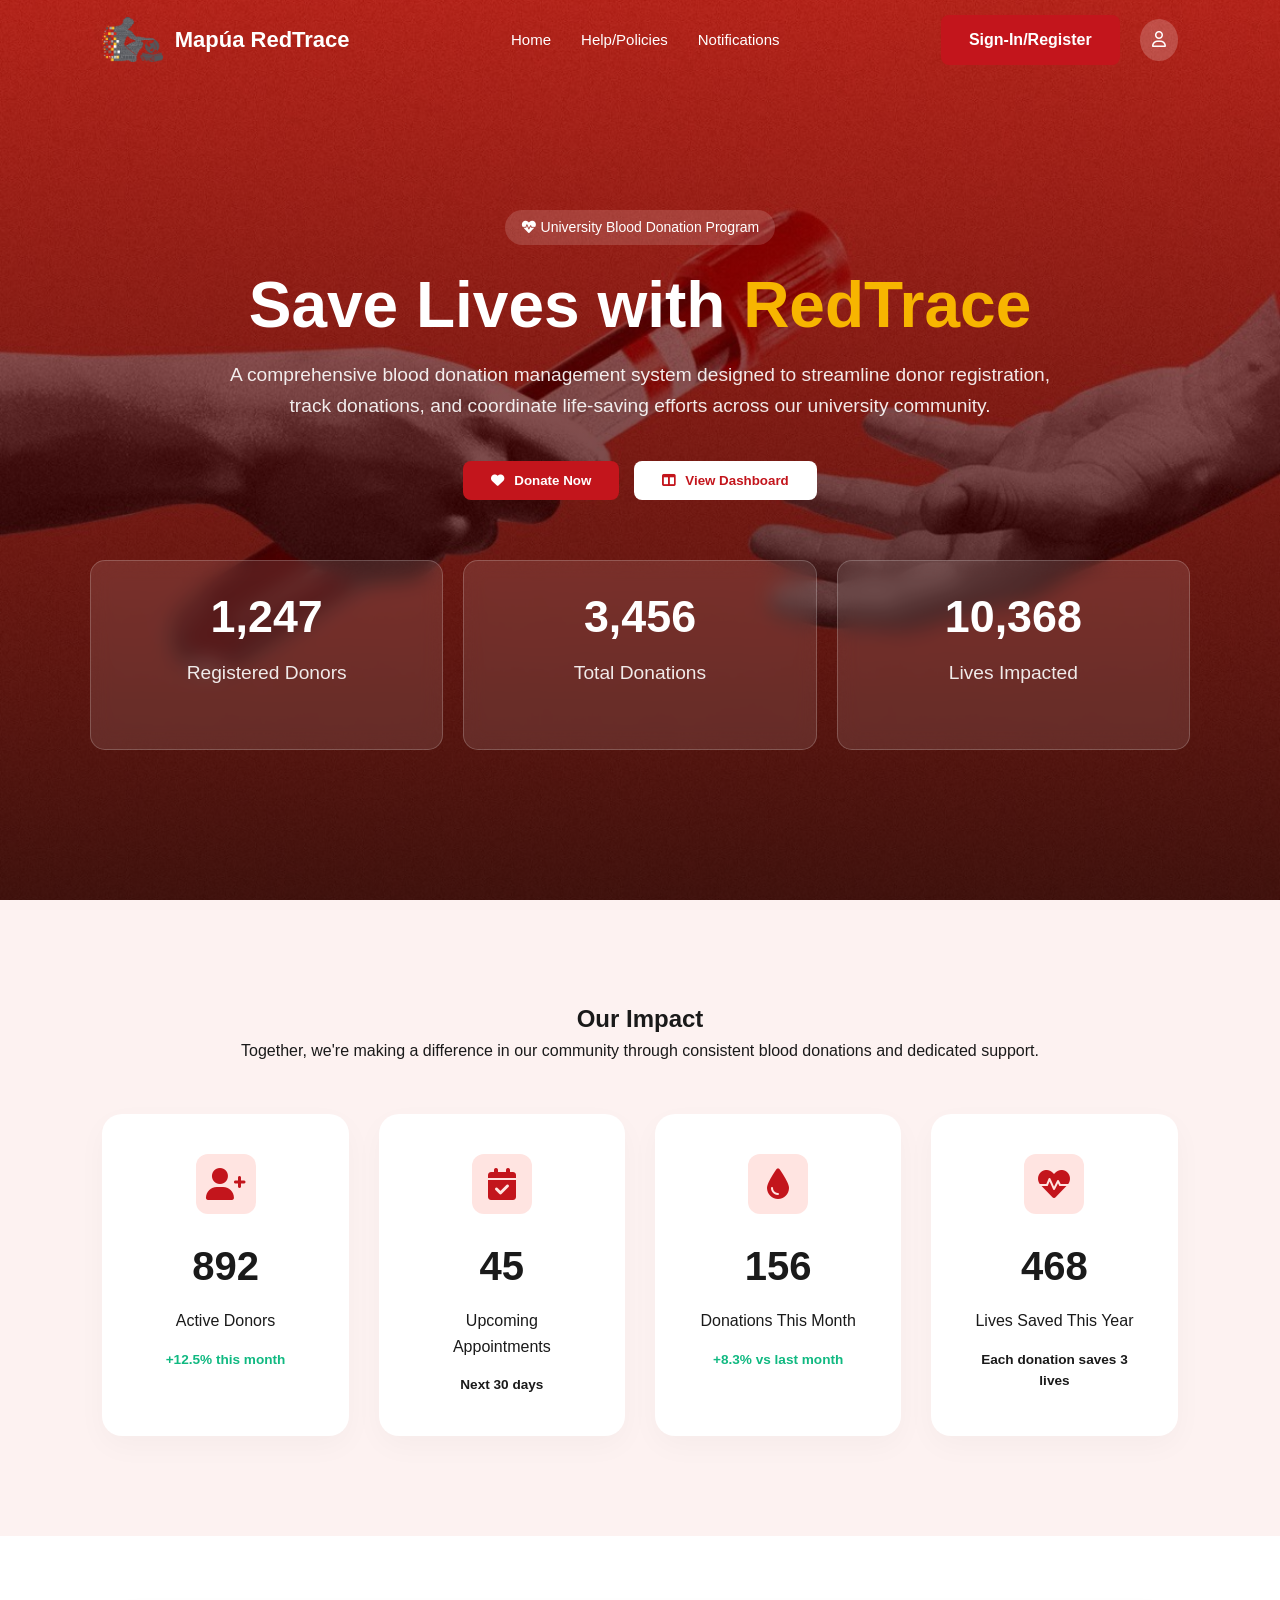
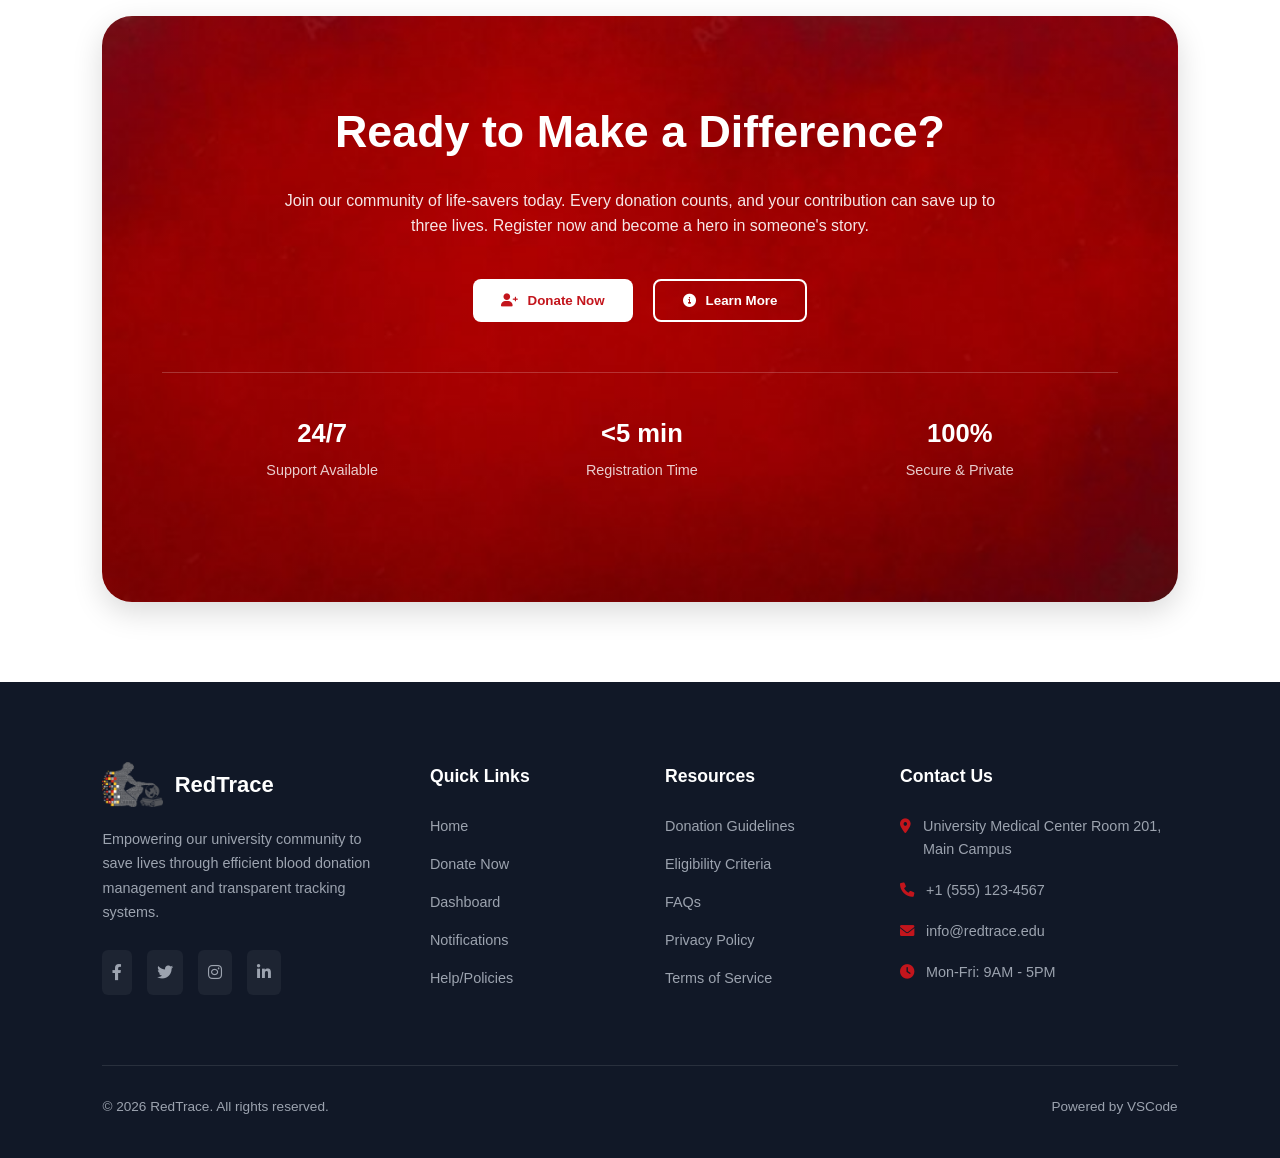
<file: index.html>
<!DOCTYPE html>
<html lang="en">
<head>
    <meta charset="UTF-8">
    <meta name="viewport" content="width=device-width, initial-scale=1.0">
    <title>Red Trace | Mapúa University Blood Donation</title>
    <link rel="stylesheet" href="style.css">
    <link rel="stylesheet" href="https://cdnjs.cloudflare.com/ajax/libs/font-awesome/6.0.0/css/all.min.css">
</head>

<body class="home-page">
    <header id="main-header">
        <nav class="navbar">
            <div class="logo">
                <a href="index.html" style="text-decoration: none; display: flex; align-items: center; gap: 12px; color: inherit;">
                <img src="mapua-logo.png" alt="Mapúa Logo"> 
                <span>Mapúa RedTrace</span>
                </a>
            </div>
            <ul class="nav-links">
                <li><a href="index.html">Home</a></li>
                <li><a href="help.html">Help/Policies</a></li>
                <li><a href="notifications.html">Notifications</a></li>
            </ul>
            <div class="nav-actions">
                <a href="login.html" class="btn btn-red" style="text-decoration: none;">Sign-In/Register</a>
                <div class="user-icon"><i class="fa-regular fa-user"></i></div>
            </div>
        </nav>
    </header>

    <section class="hero">
        <div class="hero-content">
            <span class="badge"><i class="fa-solid fa-heart-pulse"></i> University Blood Donation Program</span>
            <h1>Save Lives with <span>RedTrace</span></h1>
            <p>A comprehensive blood donation management system designed to streamline donor registration, track donations, and coordinate life-saving efforts across our university community.</p>
            <div class="hero-btns">
                <a href="donation-process.html" style="text-decoration: none;">
                    <button class="btn btn-red"><i class="fa-solid fa-heart"></i> Donate Now</button>
                </a>
                <button class="btn btn-white"><i class="fa-solid fa-table-columns"></i> View Dashboard</button>
            </div>
        </div>

        <div class="summary-stats">
            <div class="stat-box">
                <h2>1,247</h2>
                <p>Registered Donors</p>
            </div>
            <div class="stat-box">
                <h2>3,456</h2>
                <p>Total Donations</p>
            </div>
            <div class="stat-box">
                <h2>10,368</h2>
                <p>Lives Impacted</p>
            </div>
        </div>
    </section>

    <section class="impact">
        <div class="container">
            <h2>Our Impact</h2>
            <p class="subtitle">Together, we're making a difference in our community through consistent blood donations and dedicated support.</p>
            
            <div class="impact-grid">
                <div class="impact-card">
                    <div class="icon-circle pink-bg"><i class="fa-solid fa-user-plus"></i></div>
                    <h3>892</h3>
                    <p>Active Donors</p>
                    <span class="trend positive">+12.5% <span>this month</span></span>
                </div>
                <div class="impact-card">
                    <div class="icon-circle pink-bg"><i class="fa-solid fa-calendar-check"></i></div>
                    <h3>45</h3>
                    <p>Upcoming Appointments</p>
                    <span class="trend">Next 30 days</span>
                </div>
                <div class="impact-card">
                    <div class="icon-circle pink-bg"><i class="fa-solid fa-droplet"></i></div>
                    <h3>156</h3>
                    <p>Donations This Month</p>
                    <span class="trend positive">+8.3% <span>vs last month</span></span>
                </div>
                <div class="impact-card">
                    <div class="icon-circle pink-bg"><i class="fa-solid fa-heart-pulse"></i></div>
                    <h3>468</h3>
                    <p>Lives Saved This Year</p>
                    <span class="trend">Each donation saves 3 lives</span>
                </div>
            </div>
        </div>
    </section>

    <section class="cta-section">
        <div class="cta-banner">
            <h2>Ready to Make a Difference?</h2>
            <p>Join our community of life-savers today. Every donation counts, and your contribution can save up to three lives. Register now and become a hero in someone's story.</p>
            
            <div class="cta-btns">
                <button class="btn btn-white">
                    <i class="fa-solid fa-user-plus"></i> Donate Now
                </button>
                <button class="btn btn-outline">
                    <i class="fa-solid fa-circle-info"></i> Learn More
                </button>
            </div>

            <div class="cta-features">
                <div class="feature-item">
                    <strong>24/7</strong>
                    <p>Support Available</p>
                </div>
                <div class="feature-item">
                    <strong>&lt;5 min</strong>
                    <p>Registration Time</p>
                </div>
                <div class="feature-item">
                    <strong>100%</strong>
                    <p>Secure & Private</p>
                </div>
            </div>
        </div>
    </section>

    <footer>
        <div class="footer-container">
            <div class="footer-brand">
                <div class="logo">
                    <img src="mapua-logo.png" alt="Mapúa Logo"> 
                    <span>RedTrace</span>
                </div>
                <p>Empowering our university community to save lives through efficient blood donation management and transparent tracking systems.</p>
                <div class="social-icons">
                    <a href="#"><i class="fa-brands fa-facebook-f"></i></a>
                    <a href="#"><i class="fa-brands fa-twitter"></i></a>
                    <a href="#"><i class="fa-brands fa-instagram"></i></a>
                    <a href="#"><i class="fa-brands fa-linkedin-in"></i></a>
                </div>
            </div>
            <div class="footer-links">
                <h4>Quick Links</h4>
                <a href="index.html">Home</a>
                <a href="#">Donate Now</a>
                <a href="#">Dashboard</a>
                <a href="notifications.html">Notifications</a>
                <a href="help.html">Help/Policies</a>
            </div>
            <div class="footer-links">
                <h4>Resources</h4>
                <a href="#">Donation Guidelines</a>
                <a href="#">Eligibility Criteria</a>
                <a href="#">FAQs</a>
                <a href="#">Privacy Policy</a>
                <a href="#">Terms of Service</a>
            </div>
            <div class="footer-contact">
                <h4>Contact Us</h4>
                <p><i class="fa-solid fa-location-dot"></i> University Medical Center Room 201, Main Campus</p>
                <p><i class="fa-solid fa-phone"></i> +1 (555) 123-4567</p>
                <p><i class="fa-solid fa-envelope"></i> info@redtrace.edu</p>
                <p><i class="fa-solid fa-clock"></i> Mon-Fri: 9AM - 5PM</p>
            </div>
        </div>
        <div class="footer-bottom">
            <p>&copy; 2026 RedTrace. All rights reserved.</p>
            <p>Powered by VSCode</p>
        </div>
    </footer>

<script src="script.js"></script>
</body>
</html>
</file>
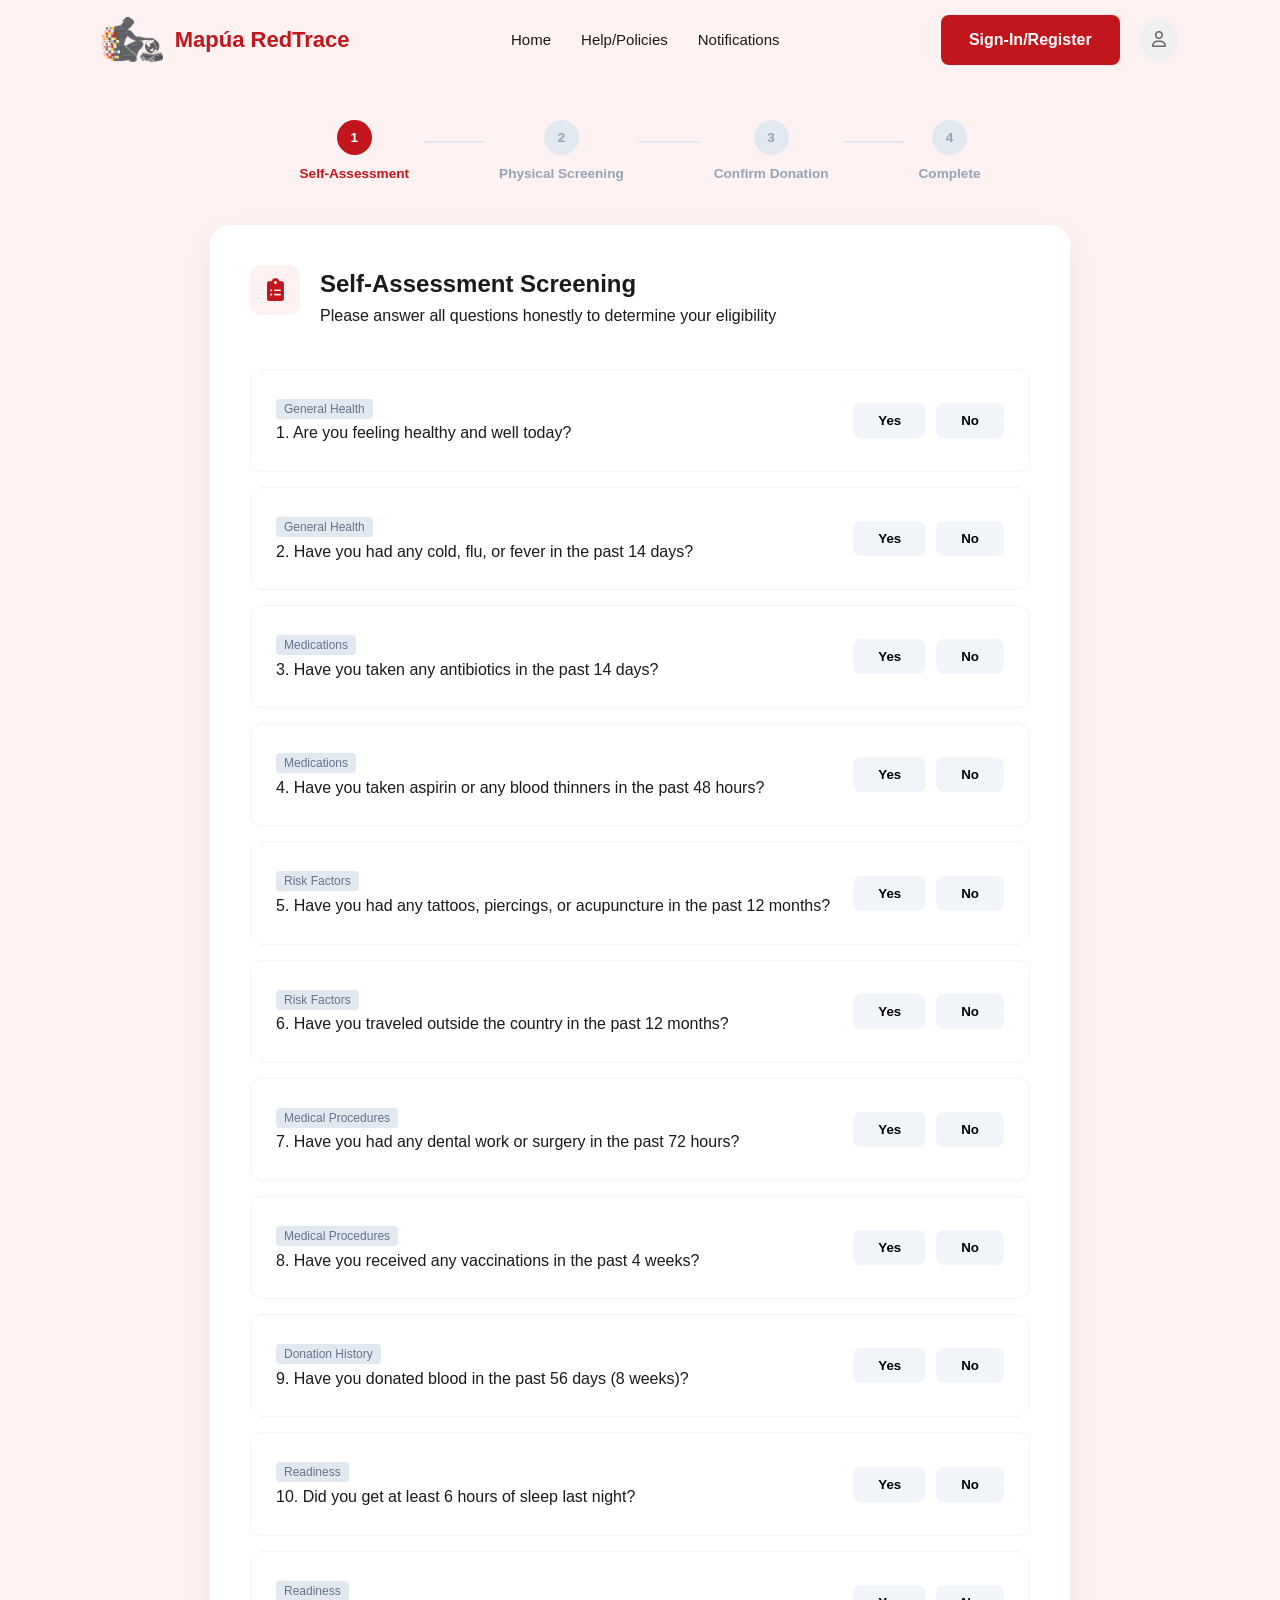
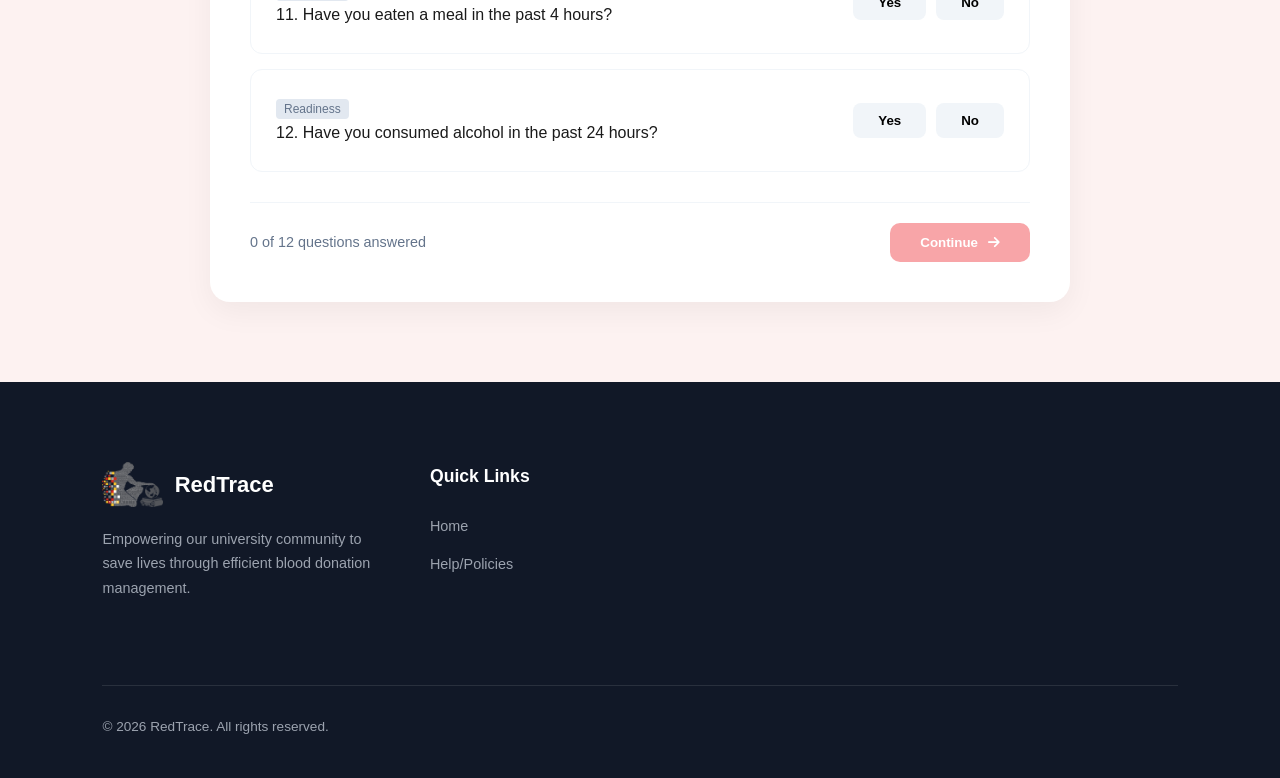
<file: donation-process.html>
<!DOCTYPE html>
<html lang="en">
<head>
    <meta charset="UTF-8">
    <meta name="viewport" content="width=device-width, initial-scale=1.0">
    <title>Donation Process | Mapúa RedTrace</title>
    <link rel="stylesheet" href="style.css">
    <link rel="stylesheet" href="https://cdnjs.cloudflare.com/ajax/libs/font-awesome/6.0.0/css/all.min.css">
</head>
<body class="help-page"> 
    <header id="main-header" class="scrolled"> 
        <nav class="navbar">
            <div class="logo">
                <a href="index.html">
                    <img src="mapua-logo.png" alt="Mapúa Logo"> 
                    <span>Mapúa RedTrace</span>
                </a>
            </div>
            <ul class="nav-links">
                <li><a href="index.html">Home</a></li>
                <li><a href="help.html">Help/Policies</a></li>
                <li><a href="notifications.html">Notifications</a></li>
            </ul>
            <div class="nav-actions">
                <a href="login.html" class="btn btn-red" style="text-decoration: none;">Sign-In/Register</a>
                <div class="user-icon"><i class="fa-regular fa-user"></i></div>
            </div>
        </nav>
    </header>

    <main class="process-container">
        <div class="stepper">
            <div class="step active" id="step-1-node">
                <div class="step-num">1</div>
                <span class="step-text">Self-Assessment</span>
            </div>
            <div class="step-line" id="line-1"></div>
            <div class="step" id="step-2-node">
                <div class="step-num">2</div>
                <span class="step-text">Physical Screening</span>
            </div>
            <div class="step-line" id="line-2"></div>
            <div class="step" id="step-3-node">
                <div class="step-num">3</div>
                <span class="step-text">Confirm Donation</span>
            </div>
            <div class="step-line" id="line-3"></div>
            <div class="step" id="step-4-node">
                <div class="step-num">4</div>
                <span class="step-text">Complete</span>
            </div>
        </div>

        <section id="section-assessment">
            <div class="assessment-card">
                <div class="assessment-header">
                    <div class="icon-box-pink"><i class="fa-solid fa-clipboard-list"></i></div>
                    <div class="header-text">
                        <h1>Self-Assessment Screening</h1>
                        <p>Please answer all questions honestly to determine your eligibility</p>
                    </div>
                </div>

                <div id="questions-list">
                    <div class="q-row" data-required="Yes">
                        <div class="q-content">
                            <span class="q-tag">General Health</span>
                            <p>1. Are you feeling healthy and well today?</p>
                        </div>
                        <div class="q-btns">
                            <button class="choice-btn yes" onclick="answer(this, 'Yes')">Yes</button>
                            <button class="choice-btn no" onclick="answer(this, 'No')">No</button>
                        </div>
                    </div>
                    <div class="q-row" data-required="No"><div class="q-content"><span class="q-tag">General Health</span><p>2. Have you had any cold, flu, or fever in the past 14 days?</p></div><div class="q-btns"><button class="choice-btn yes" onclick="answer(this, 'Yes')">Yes</button><button class="choice-btn no" onclick="answer(this, 'No')">No</button></div></div>
                    <div class="q-row" data-required="No"><div class="q-content"><span class="q-tag">Medications</span><p>3. Have you taken any antibiotics in the past 14 days?</p></div><div class="q-btns"><button class="choice-btn yes" onclick="answer(this, 'Yes')">Yes</button><button class="choice-btn no" onclick="answer(this, 'No')">No</button></div></div>
                    <div class="q-row" data-required="No"><div class="q-content"><span class="q-tag">Medications</span><p>4. Have you taken aspirin or any blood thinners in the past 48 hours?</p></div><div class="q-btns"><button class="choice-btn yes" onclick="answer(this, 'Yes')">Yes</button><button class="choice-btn no" onclick="answer(this, 'No')">No</button></div></div>
                    <div class="q-row" data-required="No"><div class="q-content"><span class="q-tag">Risk Factors</span><p>5. Have you had any tattoos, piercings, or acupuncture in the past 12 months?</p></div><div class="q-btns"><button class="choice-btn yes" onclick="answer(this, 'Yes')">Yes</button><button class="choice-btn no" onclick="answer(this, 'No')">No</button></div></div>
                    <div class="q-row" data-required="No"><div class="q-content"><span class="q-tag">Risk Factors</span><p>6. Have you traveled outside the country in the past 12 months?</p></div><div class="q-btns"><button class="choice-btn yes" onclick="answer(this, 'Yes')">Yes</button><button class="choice-btn no" onclick="answer(this, 'No')">No</button></div></div>
                    <div class="q-row" data-required="No"><div class="q-content"><span class="q-tag">Medical Procedures</span><p>7. Have you had any dental work or surgery in the past 72 hours?</p></div><div class="q-btns"><button class="choice-btn yes" onclick="answer(this, 'Yes')">Yes</button><button class="choice-btn no" onclick="answer(this, 'No')">No</button></div></div>
                    <div class="q-row" data-required="No"><div class="q-content"><span class="q-tag">Medical Procedures</span><p>8. Have you received any vaccinations in the past 4 weeks?</p></div><div class="q-btns"><button class="choice-btn yes" onclick="answer(this, 'Yes')">Yes</button><button class="choice-btn no" onclick="answer(this, 'No')">No</button></div></div>
                    <div class="q-row" data-required="No"><div class="q-content"><span class="q-tag">Donation History</span><p>9. Have you donated blood in the past 56 days (8 weeks)?</p></div><div class="q-btns"><button class="choice-btn yes" onclick="answer(this, 'Yes')">Yes</button><button class="choice-btn no" onclick="answer(this, 'No')">No</button></div></div>
                    <div class="q-row" data-required="Yes"><div class="q-content"><span class="q-tag">Readiness</span><p>10. Did you get at least 6 hours of sleep last night?</p></div><div class="q-btns"><button class="choice-btn yes" onclick="answer(this, 'Yes')">Yes</button><button class="choice-btn no" onclick="answer(this, 'No')">No</button></div></div>
                    <div class="q-row" data-required="Yes"><div class="q-content"><span class="q-tag">Readiness</span><p>11. Have you eaten a meal in the past 4 hours?</p></div><div class="q-btns"><button class="choice-btn yes" onclick="answer(this, 'Yes')">Yes</button><button class="choice-btn no" onclick="answer(this, 'No')">No</button></div></div>
                    <div class="q-row" data-required="No"><div class="q-content"><span class="q-tag">Readiness</span><p>12. Have you consumed alcohol in the past 24 hours?</p></div><div class="q-btns"><button class="choice-btn yes" onclick="answer(this, 'Yes')">Yes</button><button class="choice-btn no" onclick="answer(this, 'No')">No</button></div></div>
                </div>

                <div class="assessment-footer">
                    <p id="progress-text">0 of 12 questions answered</p> 
                    <button id="continue-btn" class="btn-red-fade" disabled onclick="checkEligibility()">
                        Continue <i class="fa-solid fa-arrow-right"></i>
                    </button>
                </div>
            </div>
        </section>

        <section id="section-screening" style="display: none;">
            <div class="assessment-card">
                <div class="assessment-header">
                    <div class="icon-box-pink"><i class="fa-solid fa-stethoscope"></i></div>
                    <div class="header-text">
                        <h1>Physical Screening</h1>
                        <p>Hospital staff will check your vital signs</p>
                    </div>
                </div>

                <div class="info-alert-blue">
                    <div class="icon-circle-blue"><i class="fa-solid fa-hourglass-half"></i></div>
                    <div class="alert-content">
                        <strong>Staff Physical Examination</strong>
                        <p>A medical staff member will now perform a brief physical examination to check your vital signs and ensure you're ready to donate safely.</p>
                    </div>
                </div>

                <h3>Vital Signs to be Checked</h3>
                <div class="vitals-grid">
                    <div class="vital-item">
                        <div class="vital-icon pink-light"><i class="fa-solid fa-heart-pulse"></i></div>
                        <div class="vital-info"><span>Blood Pressure</span><p>Pending...</p></div>
                    </div>
                    <div class="vital-item">
                        <div class="vital-icon pink-light"><i class="fa-solid fa-wave-square"></i></div>
                        <div class="vital-info"><span>Pulse Rate</span><p>Pending...</p></div>
                    </div>
                    <div class="vital-item">
                        <div class="vital-icon pink-light"><i class="fa-solid fa-temperature-half"></i></div>
                        <div class="vital-info"><span>Temperature</span><p>Pending...</p></div>
                    </div>
                    <div class="vital-item">
                        <div class="vital-icon pink-light"><i class="fa-solid fa-droplet"></i></div>
                        <div class="vital-info"><span>Hemoglobin Level</span><p>Pending...</p></div>
                    </div>
                    <div class="vital-item full-width">
                        <div class="vital-icon pink-light"><i class="fa-solid fa-weight-scale"></i></div>
                        <div class="vital-info"><span>Weight</span><p>Pending...</p></div>
                    </div>
                </div>

                <div class="reason-box" style="text-align: left;">
                    <strong style="color: #b45309;"><i class="fa-solid fa-circle-info"></i> What to Expect</strong>
                    <ul class="expect-list">
                        <li>Blood pressure will be measured using a cuff on your arm</li>
                        <li>Pulse rate will be checked at your wrist</li>
                        <li>Temperature will be taken using a thermometer</li>
                        <li>A small finger prick will test your hemoglobin level</li>
                        <li>You will be weighed to ensure safe donation volume</li>
                    </ul>
                </div>

                <div class="assessment-footer">
                    <button class="btn btn-white" onclick="changeStep(1)"><i class="fa-solid fa-arrow-left"></i> Back</button>
                    <button class="btn btn-red">Begin Physical Screening <i class="fa-solid fa-stethoscope"></i></button>
                </div>
            </div>
        </section>
    </main>

    <div id="loading-overlay" class="modal-overlay">
        <div class="loading-card"><div class="spinner"></div><h2>Checking Eligibility</h2><p>Please wait...</p></div>
    </div>

    <div id="ineligible-modal" class="modal-overlay">
        <div class="ineligible-card">
            <div class="warning-circle"><i class="fa-solid fa-exclamation"></i></div>
            <h2>Not Eligible to Donate</h2>
            <div class="reason-box"><strong>Reason:</strong> <span id="failure-reason"></span></div>
            <p class="disclaimer">Please consult with a healthcare professional or try again later. Thank you!</p>
            <button class="btn btn-red btn-full" onclick="location.href='index.html'">Return to Dashboard</button>
        </div>
    </div>

    <div id="eligible-modal" class="modal-overlay">
        <div class="eligible-card">
            <div class="success-circle"><i class="fa-solid fa-circle-check"></i></div>
            <h2>You are Eligible!</h2>
            <div class="success-box"><strong>Status:</strong> Ready for Physical Screening</div>
            <p class="next-steps">Proceed to University Medical Center Room 201 for your physical exam.</p>
            <button class="btn btn-red btn-full" onclick="changeStep(2)">Proceed to Step 2 <i class="fa-solid fa-arrow-right"></i></button>
        </div>
    </div>

    <footer>
        <div class="footer-container">
            <div class="footer-brand">
                <div class="logo"><img src="mapua-logo.png" alt="Mapúa Logo"> <span>RedTrace</span></div>
                <p>Empowering our university community to save lives through efficient blood donation management.</p>
            </div>
            <div class="footer-links">
                <h4>Quick Links</h4>
                <a href="index.html">Home</a>
                <a href="help.html">Help/Policies</a>
            </div>
        </div>
        <div class="footer-bottom"><p>&copy; 2026 RedTrace. All rights reserved.</p></div>
    </footer>

    <script src="script.js"></script>
</body>
</html>
</file>
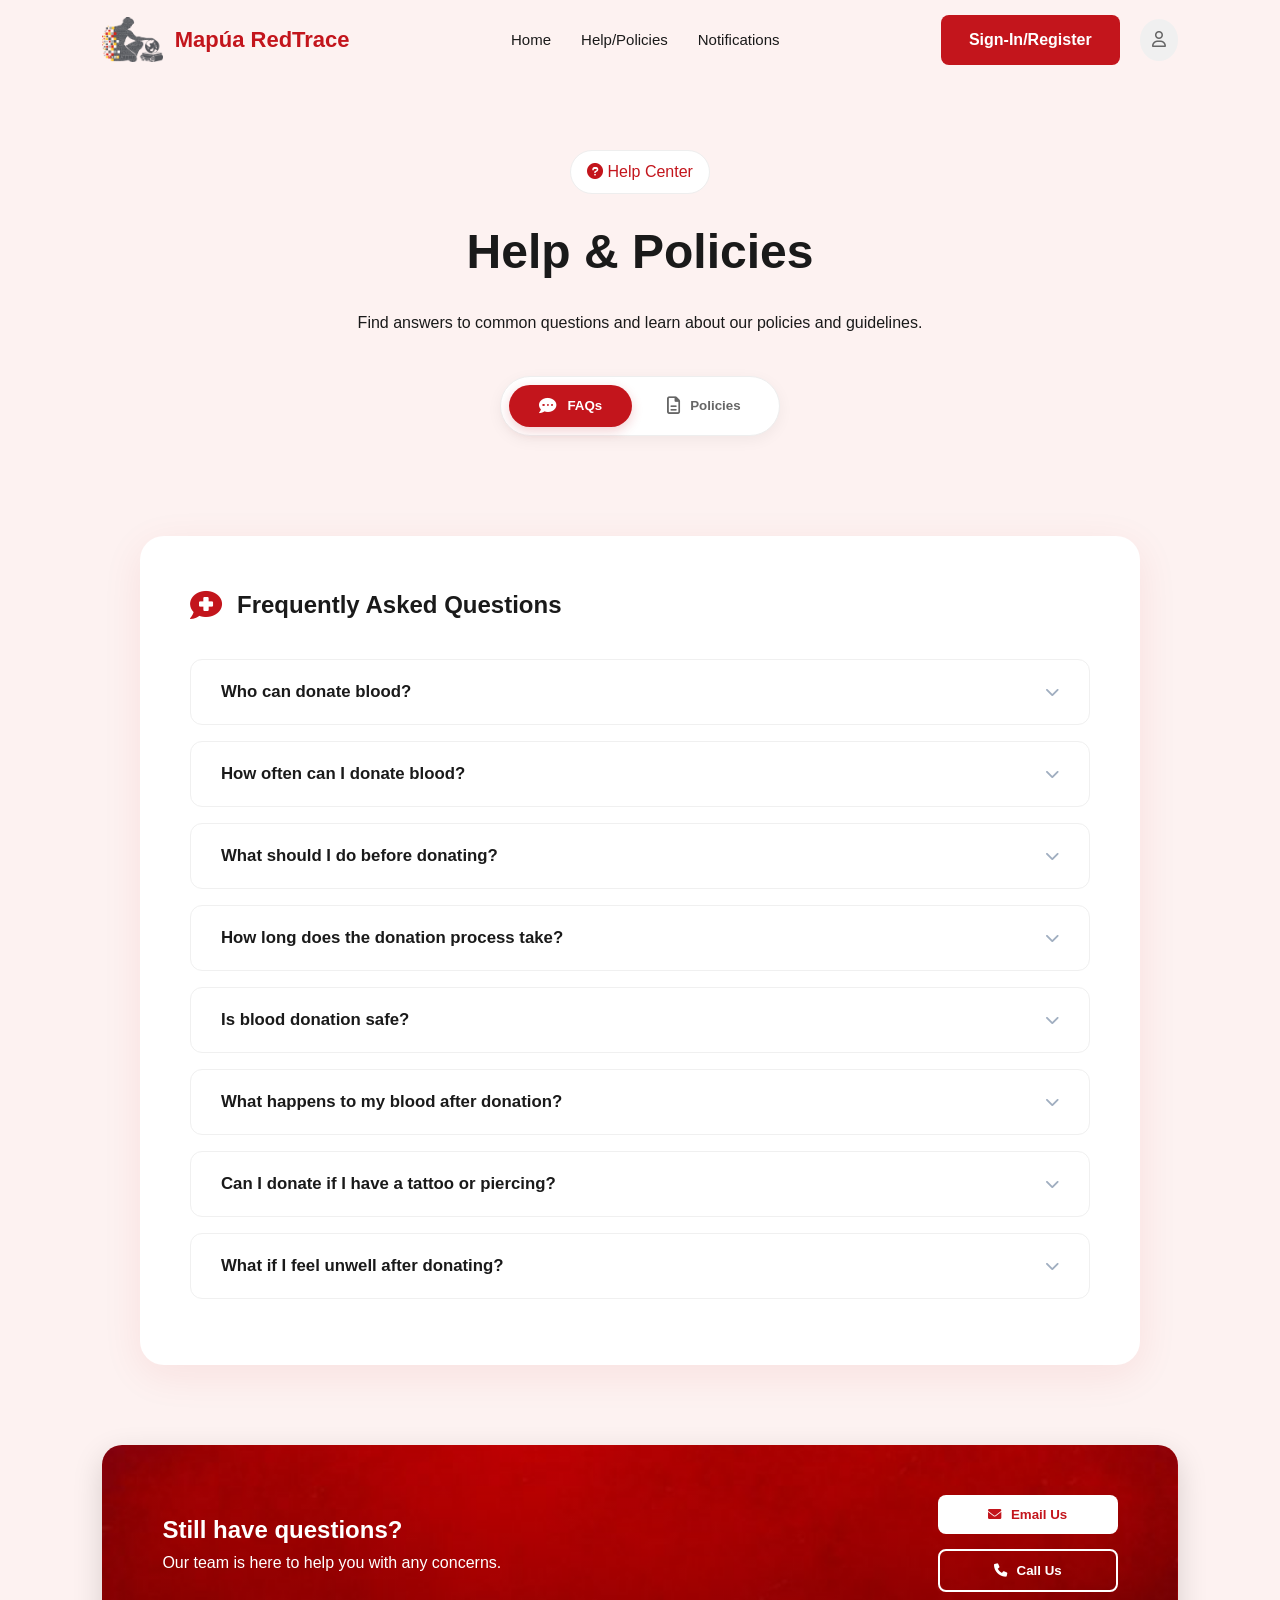
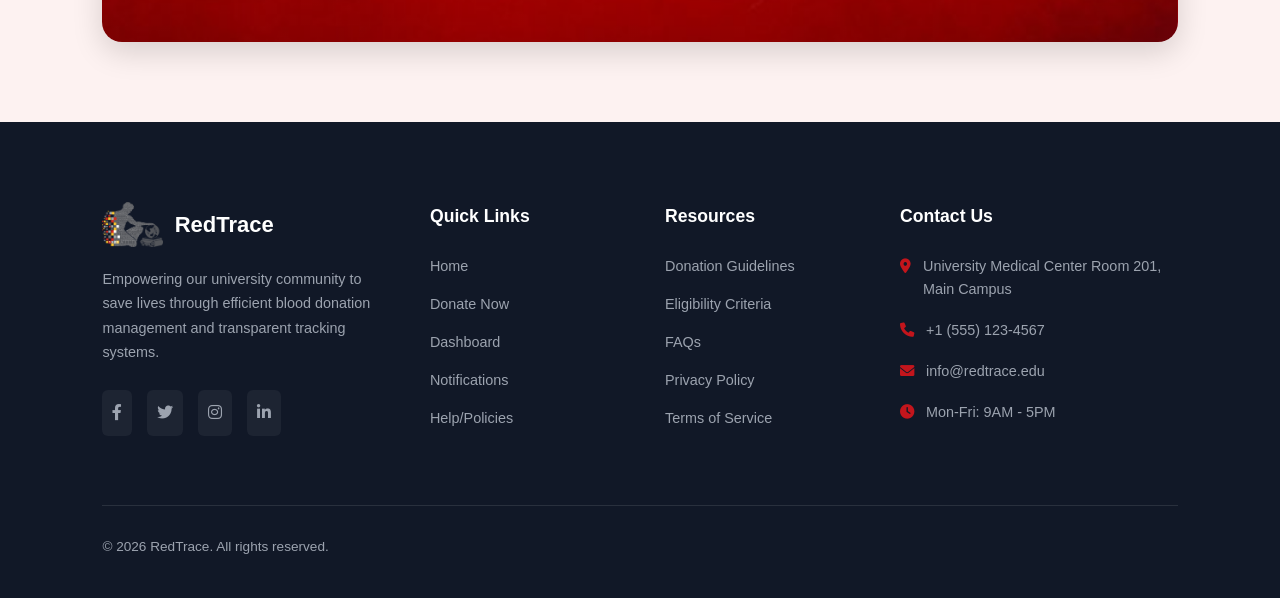
<file: help.html>
<!DOCTYPE html>
<html lang="en">
<head>
    <meta charset="UTF-8">
    <meta name="viewport" content="width=device-width, initial-scale=1.0">
    <title>Help & Policies | Red Trace</title>
    <link rel="stylesheet" href="style.css">
    <link rel="stylesheet" href="https://cdnjs.cloudflare.com/ajax/libs/font-awesome/6.0.0/css/all.min.css">
</head>

<body class="help-page">

    <header id="main-header">
        <nav class="navbar">
            <div class="logo">
                <a href="index.html" style="text-decoration: none; display: flex; align-items: center; gap: 12px; color: inherit;">
                <img src="mapua-logo.png" alt="Mapúa Logo"> 
                <span>Mapúa RedTrace</span>
                </a>
            </div>
            <ul class="nav-links">
                <li><a href="index.html">Home</a></li>
                <li><a href="help.html">Help/Policies</a></li>
                <li><a href="notifications.html">Notifications</a></li>
            </ul>
            <div class="nav-actions">
                <a href="login.html" class="btn btn-red" style="text-decoration: none;">Sign-In/Register</a>
                <div class="user-icon"><i class="fa-regular fa-user"></i></div>
            </div>
        </nav>
    </header>

    <section class="help-hero">
        <div class="container">
            <div class="help-badge"><i class="fa-solid fa-circle-question"></i> Help Center</div>
            <h1>Help & Policies</h1>
            <p>Find answers to common questions and learn about our policies and guidelines.</p>
            
            <div class="tab-container">
                <div class="tab-pill">
                    <button class="tab-btn active" onclick="switchTab('faqs')">
                        <i class="fa-solid fa-comment-dots"></i> FAQs
                    </button>
                    <button class="tab-btn" onclick="switchTab('policies')">
                        <i class="far fa-file-alt"></i> Policies
                    </button>
                </div>
            </div>
        </div>
    </section>

    <section class="faq-section">
        <div class="faq-container">
            <div class="faq-header">
                <i class="fas fa-comment-medical"></i> 
                <h2>Frequently Asked Questions</h2>
            </div>

            <div class="accordion">
                <div class="accordion-item">
                    <button class="accordion-header">
                        Who can donate blood?
                        <i class="fa-solid fa-chevron-down"></i>
                    </button>
                    <div class="accordion-content">
                        <p>Generally, you can donate blood if you are at least 18-65 years old (16-17 with written consent from parent or guardian), weight at least 110 pounds (50 kilograms), and are in good health. You must not have donated blood in the last 56 days.</p>
                    </div>
                </div>

                <div class="accordion-item">
                    <button class="accordion-header">
                        How often can I donate blood?
                        <i class="fa-solid fa-chevron-down"></i>
                    </button>
                    <div class="accordion-content">
                        <p>You can generally donate blood every 3 months.</p>
                    </div>
                </div>

                <div class="accordion-item">
                    <button class="accordion-header">
                        What should I do before donating?
                        <i class="fa-solid fa-chevron-down"></i>
                    </button>
                    <div class="accordion-content">
                        <p>Get a good night's sleep, eat a healthy meal, drink plenty of water, and avoid fatty foods. Bring a valid ID and wear comfortable clothing with sleeves that can be raised above the elbow.</p>
                    </div>
                </div>

                <div class="accordion-item">
                    <button class="accordion-header">
                        How long does the donation process take?
                        <i class="fa-solid fa-chevron-down"></i>
                    </button>
                    <div class="accordion-content">
                        <p>The entire process from registration to recover takes about 30-60 minutes. The actual blood extraction only takes about 8-10 minutes.</p>
                    </div>
                </div>

                <div class="accordion-item">
                    <button class="accordion-header">
                        Is blood donation safe?
                        <i class="fa-solid fa-chevron-down"></i>
                    </button>
                    <div class="accordion-content">
                        <p>Yes, donating blood is very safe. All equipment is sterile, only used once, and then disposed of. You cannot get any disease from donating blood.</p>
                    </div>
                </div>

                <div class="accordion-item">
                    <button class="accordion-header">
                        What happens to my blood after donation?
                        <i class="fa-solid fa-chevron-down"></i>
                    </button>
                    <div class="accordion-content">
                        <p>Your blood is tested, processed, and separated into components (red blood cells, platelets, plasma). It is then stored and distributed to hospitals where it can help save up to 3 lives.</p>
                    </div>
                </div>

                <div class="accordion-item">
                    <button class="accordion-header">
                        Can I donate if I have a tattoo or piercing?
                        <i class="fa-solid fa-chevron-down"></i>
                    </button>
                    <div class="accordion-content">
                        <p>Yes, you can donate blood in the Philippines with tattoos or piercings, but you must wait 12 months from the date of the procedure.</p>
                    </div>
                </div>

                <div class="accordion-item">
                    <button class="accordion-header">
                        What if I feel unwell after donating?
                        <i class="fa-solid fa-chevron-down"></i>
                    </button>
                    <div class="accordion-content">
                        <p>Feeling unwell after donating is relatively common and usually temporary. Rest and drink plenty of fluids. If you feel faint, lie down with your feet elevated. Avoid strenuous activity for 24 hours. Contact us or seek medical attention if symptoms persist.</p>
                    </div>
                </div>
            </div> </div> </section>

    <section class="policies-section" style="display: none;">
    <div class="policy-container">
        <div class="policy-card">
            <div class="policy-icon-box"><i class="fas fa-exclamation-circle"></i></div>
            <div class="policy-text">
                <h3>Privacy Policy</h3>
                <p>We are committed to protecting your personal information. All donor data is encrypted and stored securely. We never share your information with third parties without your explicit consent. Your medical information is kept strictly confidential and is only accessible to authorized medical personnel.</p>
            </div>
        </div>

        <div class="policy-card">
            <div class="policy-icon-box"><i class="fa-solid fa-user-check"></i></div>
            <div class="policy-text">
                <h3>Eligibility Guidelines</h3>
                <p>To donate blood, you must be at least 18 years old (16-17 with parent/guardian consent), weigh at least 110 lbs (50 kilograms), and be in good general health. Certain medical conditions, medications, or recent travel may temporarily defer your eligibility. A health screening is conducted before each donation to ensure your safety and the safety of blood recipients.</p>
            </div>
        </div>

        <div class="policy-card">
            <div class="policy-icon-box"><i class="fa-solid fa-database"></i></div>
            <div class="policy-text">
                <h3>Data Retention Policy</h3>
                <p>Donor records are maintained for a minimum of 10 years as required by health regulations. You may request access to your personal data or request deletion of non-essential information at any time. Donation history is retained to ensure proper tracking and to maintain blood supply safety.</p>
            </div>
        </div>

        <div class="policy-card">
            <div class="policy-icon-box"><i class="fa-solid fa-file-invoice"></i></div>
            <div class="policy-text">
                <h3>Terms of Service</h3>
                <p>By registering as a donor, you agree to provide accurate information and follow all donation guidelines. You understand that blood donation is voluntary and you may withdraw consent at any time. RedTrace reserves the right to defer donors who do not meet eligibility criteria.</p>
            </div>
        </div>

        <div class="policy-card">
            <div class="policy-icon-box"><i class="fa-solid fa-heart-pulse"></i></div>
            <div class="policy-text">
                <h3>Safety Standards</h3>
                <p>All blood collection follows strict FDA guidelines and AABB standards. Equipment is sterile and single-use. Our staff are trained professionals who prioritize donor and recipient safety. All donated blood undergoes rigorous testing before distribution.</p>
            </div>
        </div>

        <div class="policy-card">
            <div class="policy-icon-box"><i class="fa-solid fa-users"></i></div>
            <div class="policy-text">
                <h3>Non-Discrimination Policy</h3>
                <p>RedTrace welcomes all eligible donors regardless of race, ethnicity, gender, religion, or background. Eligibility is determined solely by FDA guidelines and medical criteria. We are committed to creating an inclusive environment for all donors.</p>
            </div>
        </div>
    </div>
</section>

    <section class="questions-banner">
        <div class="banner-content">
            <div class="text">
                <h2>Still have questions?</h2>
                <p>Our team is here to help you with any concerns.</p>
            </div>
            <div class="banner-btns">
                <button class="btn btn-white"><i class="fa-solid fa-envelope"></i> Email Us</button>
                <button class="btn btn-outline"><i class="fa-solid fa-phone"></i> Call Us</button>
            </div>
        </div>
    </section>

    <footer>
        <div class="footer-container">
            <div class="footer-brand">
                <div class="logo">
                    <img src="mapua-logo.png" alt="Mapúa Logo"> 
                    <span>RedTrace</span>
                </div>
                <p>Empowering our university community to save lives through efficient blood donation management and transparent tracking systems.</p>
                <div class="social-icons">
                    <a href="#"><i class="fa-brands fa-facebook-f"></i></a>
                    <a href="#"><i class="fa-brands fa-twitter"></i></a>
                    <a href="#"><i class="fa-brands fa-instagram"></i></a>
                    <a href="#"><i class="fa-brands fa-linkedin-in"></i></a>
                </div>
            </div>
            <div class="footer-links">
                <h4>Quick Links</h4>
                <a href="index.html">Home</a>
                <a href="#">Donate Now</a>
                <a href="#">Dashboard</a>
                <a href="#">Notifications</a>
                <a href="help.html">Help/Policies</a>
            </div>
            <div class="footer-links">
                <h4>Resources</h4>
                <a href="#">Donation Guidelines</a>
                <a href="#">Eligibility Criteria</a>
                <a href="#">FAQs</a>
                <a href="#">Privacy Policy</a>
                <a href="#">Terms of Service</a>
            </div>
            <div class="footer-contact">
                <h4>Contact Us</h4>
                <p><i class="fa-solid fa-location-dot"></i> University Medical Center Room 201, Main Campus</p>
                <p><i class="fa-solid fa-phone"></i> +1 (555) 123-4567</p>
                <p><i class="fa-solid fa-envelope"></i> info@redtrace.edu</p>
                <p><i class="fa-solid fa-clock"></i> Mon-Fri: 9AM - 5PM</p>
            </div>
        </div>
        <div class="footer-bottom">
            <p>&copy; 2026 RedTrace. All rights reserved.</p>
        </div>
    </footer>

<script src="script.js"></script>
</body>
</html>
</file>
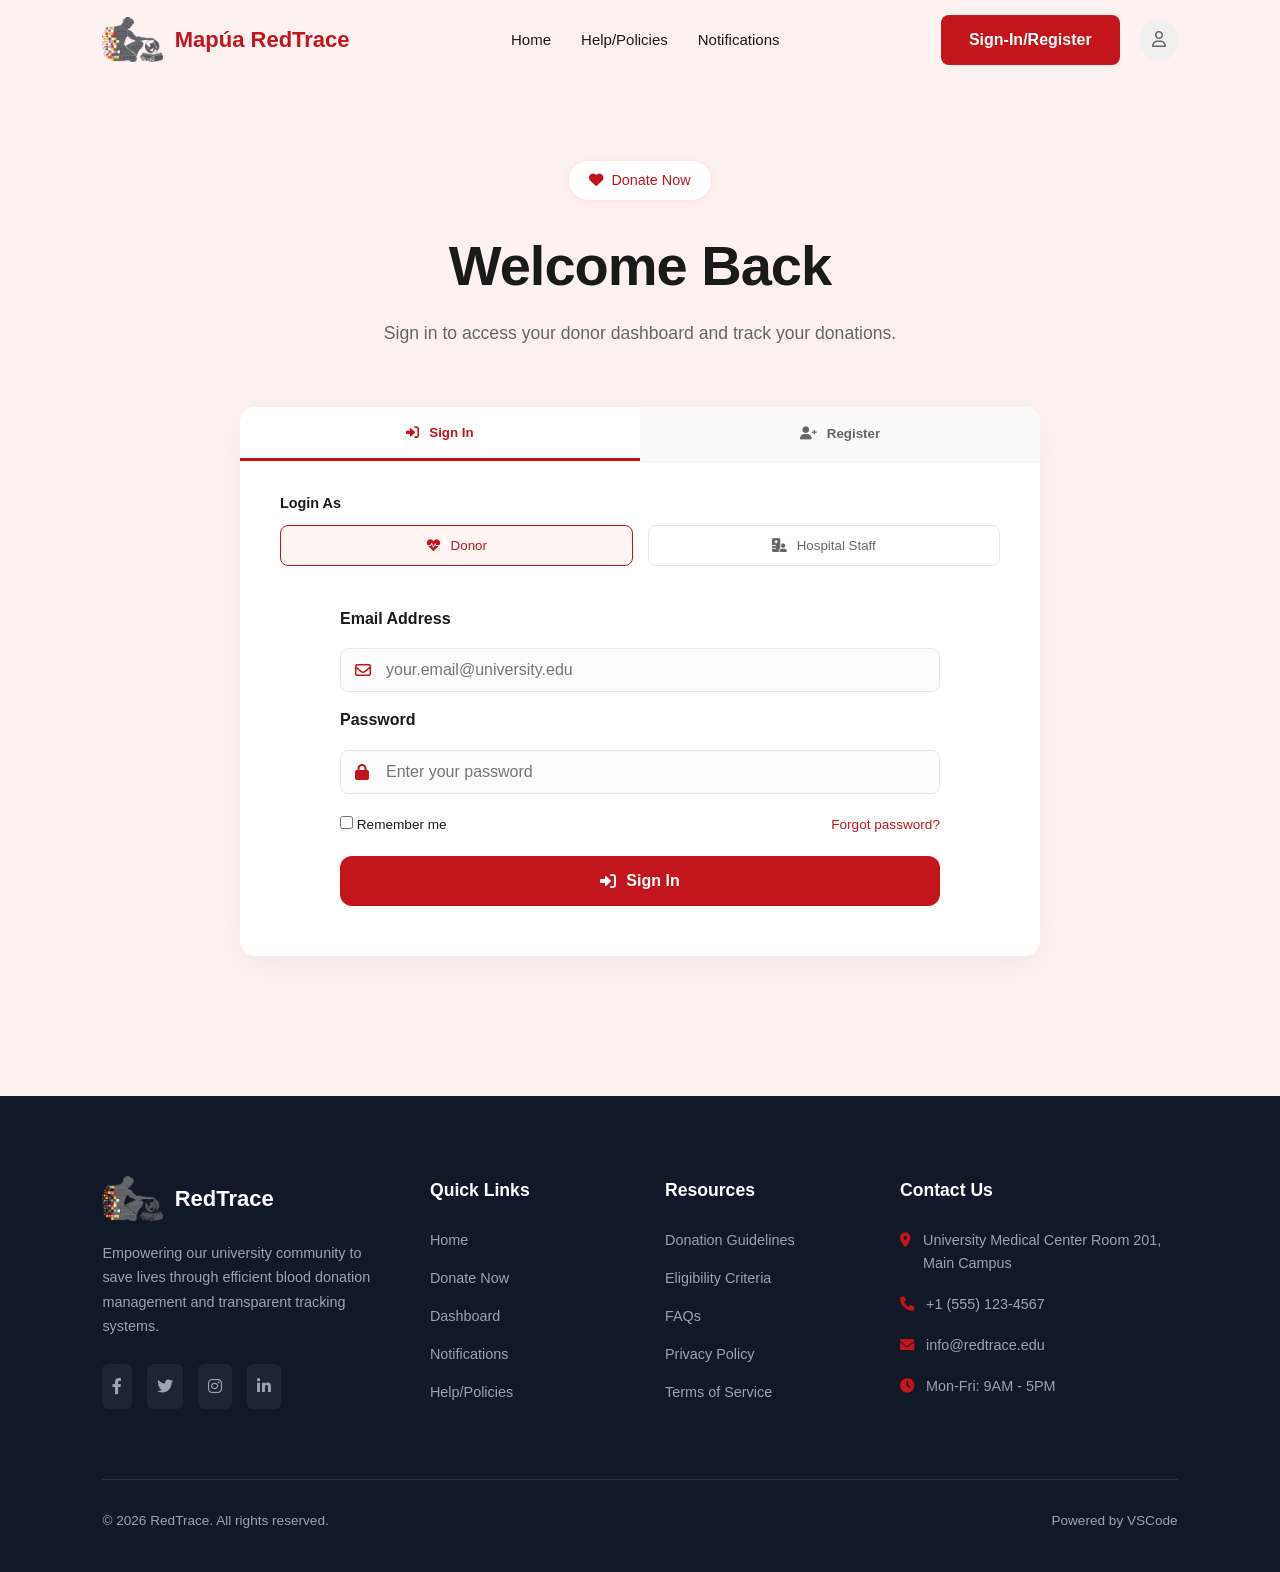
<file: login.html>
<!DOCTYPE html>
<html lang="en">
<head>
    <meta charset="UTF-8">
    <meta name="viewport" content="width=device-width, initial-scale=1.0">
    <title>Login | Mapúa RedTrace</title>
    <link rel="stylesheet" href="style.css">
    <link rel="stylesheet" href="https://cdnjs.cloudflare.com/ajax/libs/font-awesome/6.0.0/css/all.min.css">
</head>

<body class="help-page login-page"> <header id="main-header"> <nav class="navbar">
            <div class="logo">
                <a href="index.html">
                    <img src="mapua-logo.png" alt="Mapúa Logo"> 
                    <span>Mapúa RedTrace</span>
                </a>
            </div>
            <ul class="nav-links">
                <li><a href="index.html">Home</a></li>
                <li><a href="help.html">Help/Policies</a></li>
                <li><a href="notifications.html">Notifications</a></li>
            </ul>
            <div class="nav-actions">
                <a href="login.html" class="btn btn-red" style="text-decoration: none;">Sign-In/Register</a>
                <div class="user-icon"><i class="fa-regular fa-user"></i></div>
            </div>
        </nav>
    </header>

    <main class="login-container">
    <div class="login-welcome">
        <div id="auth-badge" class="badge-mini"><i class="fa-solid fa-heart"></i> Donate Now</div>
        <h1 id="auth-title">Welcome Back</h1>
        <p id="auth-subtext">Sign in to access your donor dashboard and track your donations.</p>
    </div>

    <div class="auth-card">
        <div class="auth-tabs">
            <button class="auth-tab active" id="tab-signin" onclick="toggleAuth('signin')">
                <i class="fa-solid fa-right-to-bracket"></i> Sign In
            </button>
            <button class="auth-tab" id="tab-register" onclick="toggleAuth('register')">
                <i class="fa-solid fa-user-plus"></i> Register
            </button>
        </div>

        <div id="signin-section">
            <div class="role-selector" id="role-container">
                <p class="field-label">Login As</p>
                <div class="role-btns">
                    <button class="role-btn active" id="donor-role" onclick="selectRole('donor')">
                        <i class="fa-solid fa-heart-pulse"></i> Donor
                    </button>
                    <button class="role-btn" id="staff-role" onclick="selectRole('staff')">
                        <i class="fa-solid fa-hospital-user"></i> Hospital Staff
                    </button>
                </div>
            </div>

            <form class="auth-form">
                <div class="form-group">
                    <label>Email Address</label>
                    <div class="input-wrapper">
                        <i class="fa-regular fa-envelope"></i>
                        <input type="email" id="login-email" placeholder="your.email@university.edu" required>
                    </div>
                </div>
                <div class="form-group">
                    <label>Password</label>
                    <div class="input-wrapper">
                        <i class="fa-solid fa-lock"></i>
                        <input type="password" placeholder="Enter your password" required>
                    </div>
                </div>
                <div class="form-options">
                    <label class="remember-me"><input type="checkbox"> Remember me</label>
                    <a href="#" class="forgot-link">Forgot password?</a>
                </div>
                <button type="submit" class="btn btn-red btn-full" id="submit-auth-btn">
                    <i class="fa-solid fa-right-to-bracket"></i> Sign In
                </button>
            </form>
            <p class="staff-notice" id="staff-footer-note" style="display: none;">
                <i class="fa-solid fa-circle-info"></i> Staff accounts are managed by hospital administrators
            </p>
        </div>

        <div id="register-section" style="display: none;">
            <form class="auth-form reg-grid">
                <div class="section-title full-width"><i class="fa-solid fa-user-gear"></i> Account Information</div>
                <div class="form-group">
                    <label>First Name <span class="required">*</span></label>
                    <input type="text" placeholder="Enter your first name" required>
                </div>
                <div class="form-group">
                    <label>Last Name <span class="required">*</span></label>
                    <input type="text" placeholder="Enter your last name" required>
                </div>
                <div class="form-group">
                    <label>Email <span class="required">*</span></label>
                    <input type="email" placeholder="your.email@university.edu" required>
                </div>
                <div class="form-group">
                    <label>Phone Number <span class="required">*</span></label>
                    <input type="tel" placeholder="+1 234-567-8900" required>
                </div>
                <div class="form-group">
                    <label>Password <span class="required">*</span></label>
                    <input type="password" placeholder="Minimum 8 characters" required>
                </div>
                <div class="form-group">
                    <label>Confirm Password <span class="required">*</span></label>
                    <input type="password" placeholder="Confirm your password" required>
                </div>

                <div class="section-title full-width">Personal Information</div>
                <div class="form-group">
                    <label>Date of Birth <span class="required">*</span></label>
                    <input type="date" required>
                </div>
                <div class="form-group">
                    <label>Gender <span class="required">*</span></label>
                    <select required>
                        <option value="">Select gender</option>
                        <option>Male</option>
                        <option>Female</option>
                        <option>Other</option>
                    </select>
                </div>

                <div class="section-title full-width"><i class="fa-solid fa-heart-pulse"></i> Medical Information</div>
                <div class="form-group">
                    <label>Blood Type <span class="required">*</span></label>
                    <select required>
                        <option value="">Select blood type</option>
                        <option>A+</option><option>A-</option>
                        <option>B+</option><option>B-</option>
                        <option>O+</option><option>O-</option>
                        <option>AB+</option><option>AB-</option>
                    </select>
                </div>
                <div class="form-group">
                    <label>Weight (lbs) <span class="required">*</span></label>
                    <input type="number" placeholder="Minimum 110 lbs" min="110" required>
                </div>
                <div class="form-group full-width">
                    <label>Medical Conditions</label>
                    <textarea placeholder="List any medical conditions (optional)" rows="3"></textarea>
                </div>
                <div class="form-group full-width">
                    <label>Current Medications</label>
                    <textarea placeholder="List any medications you're currently taking (optional)" rows="3"></textarea>
                </div>

                <div class="section-title full-width"><i class="fa-solid fa-location-dot"></i> Address Information</div>
                <div class="form-group full-width">
                    <label>Street Address <span class="required">*</span></label>
                    <input type="text" placeholder="Enter your street address" required>
                </div>
                <div class="form-group">
                    <label>City <span class="required">*</span></label>
                    <input type="text" placeholder="City" required>
                </div>
                <div class="form-group">
                    <label>ZIP Code <span class="required">*</span></label>
                    <input type="text" placeholder="ZIP Code" required>
                </div>

                <div class="section-title full-width"><i class="fa-solid fa-phone-flip"></i> Emergency Contact</div>
                <div class="form-group">
                    <label>Contact Name <span class="required">*</span></label>
                    <input type="text" placeholder="Emergency contact name" required>
                </div>
                <div class="form-group">
                    <label>Contact Phone <span class="required">*</span></label>
                    <input type="tel" placeholder="+1 234-567-8900" required>
                </div>

                <div class="form-options full-width">
                    <label class="remember-me">
                        <input type="checkbox" required> I consent to donate blood and confirm all information is accurate.
                    </label>
                </div>

                <button type="submit" class="btn btn-red btn-full full-width">
                    <i class="fa-solid fa-user-plus"></i> Create Account
                </button>
            </form>
        </div>
    </div>
</main>

    <footer>
        <div class="footer-container">
            <div class="footer-brand">
                <div class="logo">
                    <img src="mapua-logo.png" alt="Mapúa Logo"> 
                    <span>RedTrace</span>
                </div>
                <p>Empowering our university community to save lives through efficient blood donation management and transparent tracking systems.</p>
                <div class="social-icons">
                    <a href="#"><i class="fa-brands fa-facebook-f"></i></a>
                    <a href="#"><i class="fa-brands fa-twitter"></i></a>
                    <a href="#"><i class="fa-brands fa-instagram"></i></a>
                    <a href="#"><i class="fa-brands fa-linkedin-in"></i></a>
                </div>
            </div>
            <div class="footer-links">
                <h4>Quick Links</h4>
                <a href="index.html">Home</a>
                <a href="#">Donate Now</a>
                <a href="#">Dashboard</a>
                <a href="notifications.html">Notifications</a>
                <a href="help.html">Help/Policies</a>
            </div>
            <div class="footer-links">
                <h4>Resources</h4>
                <a href="#">Donation Guidelines</a>
                <a href="#">Eligibility Criteria</a>
                <a href="#">FAQs</a>
                <a href="#">Privacy Policy</a>
                <a href="#">Terms of Service</a>
            </div>
            <div class="footer-contact">
                <h4>Contact Us</h4>
                <p><i class="fa-solid fa-location-dot"></i> University Medical Center Room 201, Main Campus</p>
                <p><i class="fa-solid fa-phone"></i> +1 (555) 123-4567</p>
                <p><i class="fa-solid fa-envelope"></i> info@redtrace.edu</p>
                <p><i class="fa-solid fa-clock"></i> Mon-Fri: 9AM - 5PM</p>
            </div>
        </div>
        <div class="footer-bottom">
            <p>&copy; 2026 RedTrace. All rights reserved.</p>
            <p>Powered by VSCode</p>
        </div>
    </footer>

    <script src="script.js"></script>
</body>
</html>
</file>
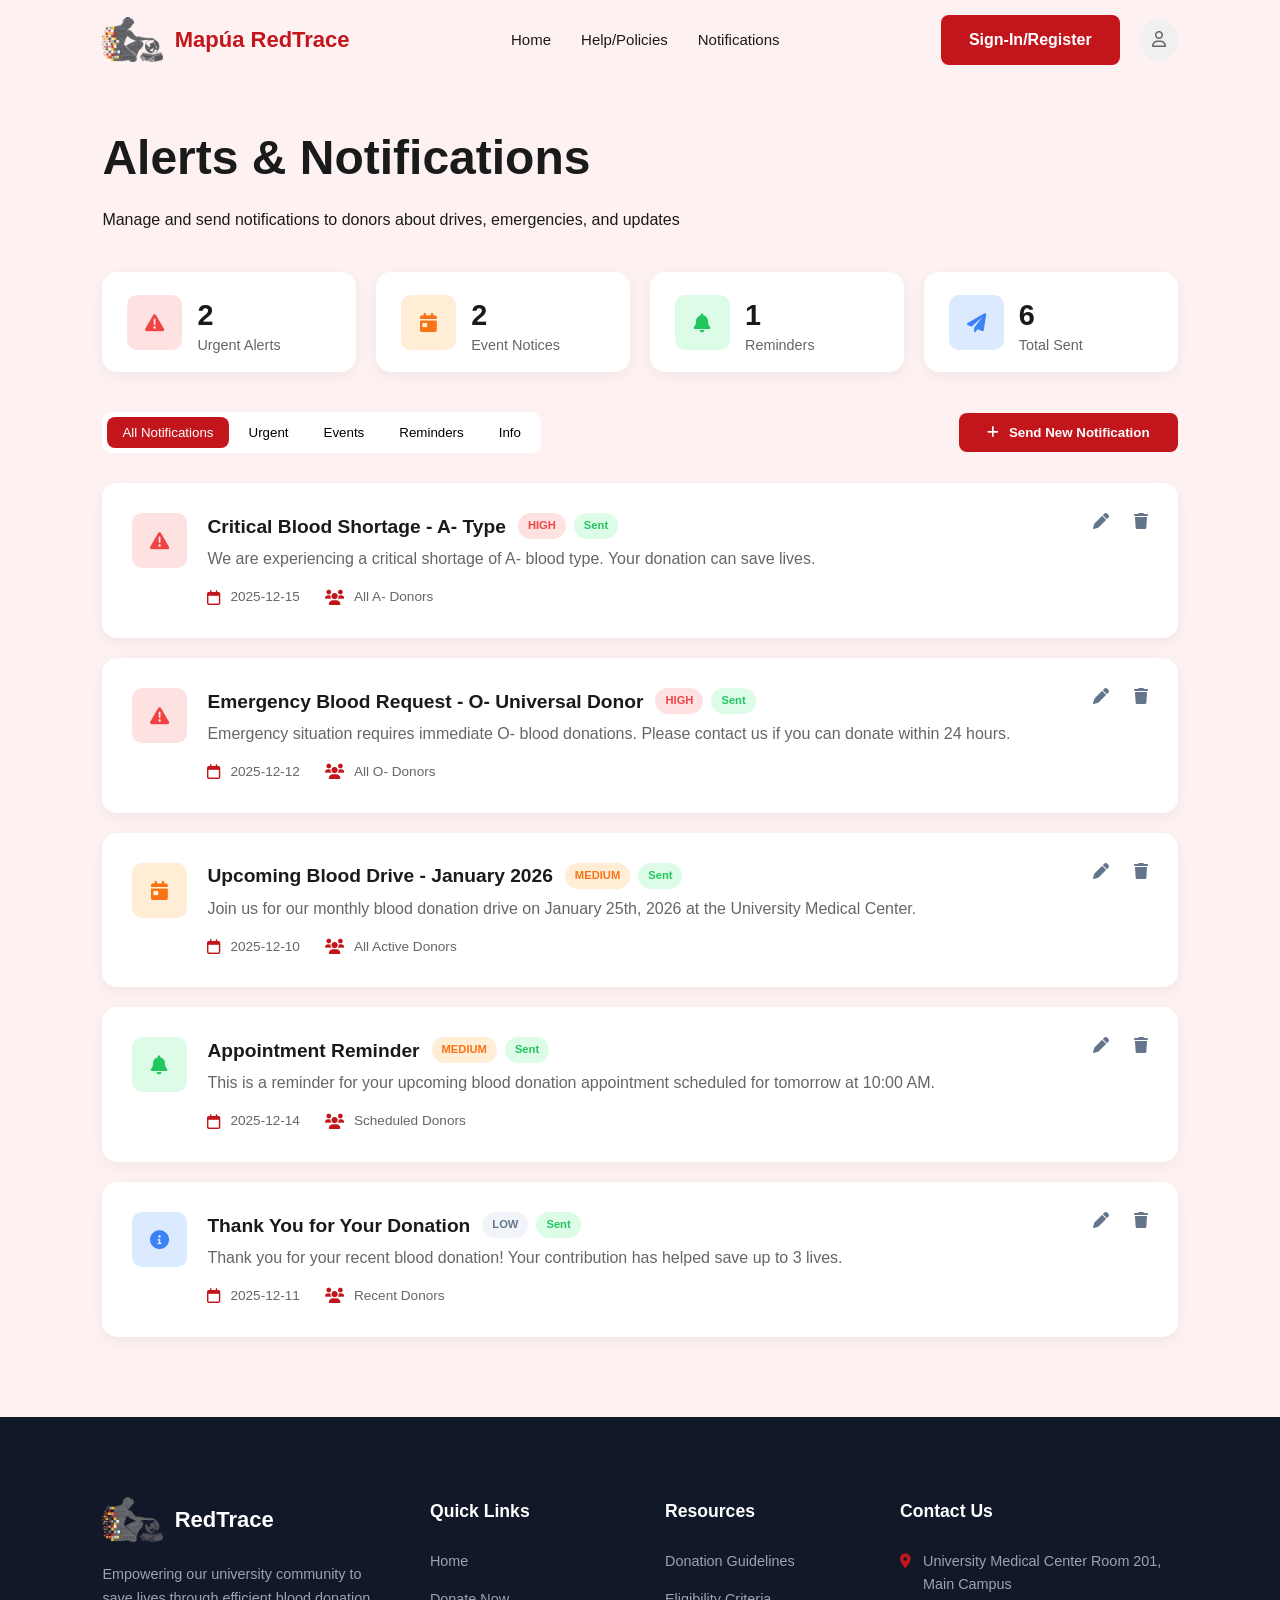
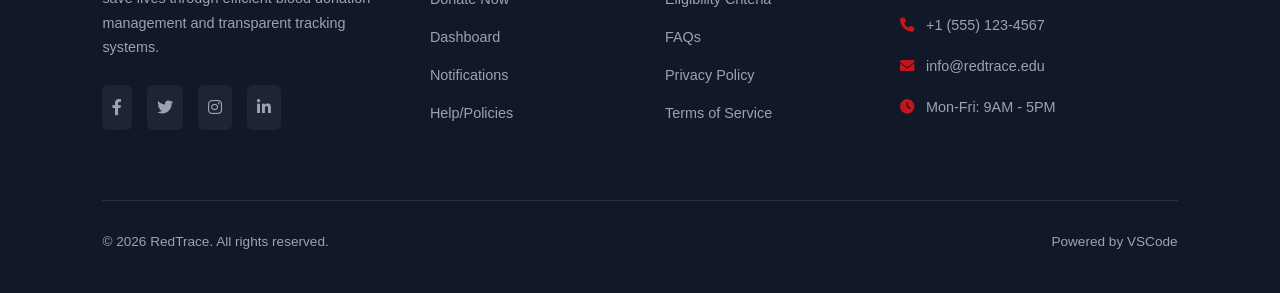
<file: notifications.html>
<!DOCTYPE html>
<html lang="en">
<head>
    <meta charset="UTF-8">
    <meta name="viewport" content="width=device-width, initial-scale=1.0">
    <title>Alerts & Notifications | Red Trace</title>
    <link rel="stylesheet" href="style.css">
    <link rel="stylesheet" href="https://cdnjs.cloudflare.com/ajax/libs/font-awesome/6.0.0/css/all.min.css">
</head>
<body class="notifications-page help-page">

    <header id="main-header">
        <nav class="navbar">
            <div class="logo">
                <a href="index.html" style="text-decoration: none; display: flex; align-items: center; gap: 12px; color: inherit;">
                <img src="mapua-logo.png" alt="Mapúa Logo"> 
                <span>Mapúa RedTrace</span>
                </a>
            </div>
            <ul class="nav-links">
                <li><a href="index.html">Home</a></li>
                <li><a href="help.html">Help/Policies</a></li>
                <li><a href="notifications.html">Notifications</a></li>
            </ul>
            <div class="nav-actions">
                <a href="login.html" class="btn btn-red" style="text-decoration: none;">Sign-In/Register</a>
                <div class="user-icon"><i class="fa-regular fa-user"></i></div>
            </div>
        </nav>
    </header>

    <main class="notifications-container">
        <section class="notif-header">
            <h1>Alerts & Notifications</h1>
            <p>Manage and send notifications to donors about drives, emergencies, and updates</p>
        </section>

        <div class="notif-stats-grid">
            <div class="notif-stat-card">
                <div class="icon-box red-light"><i class="fa-solid fa-triangle-exclamation"></i></div>
                <div class="stat-info"><span class="count">2</span><span class="label">Urgent Alerts</span></div>
            </div>
            <div class="notif-stat-card">
                <div class="icon-box orange-light"><i class="fa-solid fa-calendar-day"></i></div>
                <div class="stat-info"><span class="count">2</span><span class="label">Event Notices</span></div>
            </div>
            <div class="notif-stat-card">
                <div class="icon-box green-light"><i class="fa-solid fa-bell"></i></div>
                <div class="stat-info"><span class="count">1</span><span class="label">Reminders</span></div>
            </div>
            <div class="notif-stat-card">
                <div class="icon-box blue-light"><i class="fa-solid fa-paper-plane"></i></div>
                <div class="stat-info"><span class="count">6</span><span class="label">Total Sent</span></div>
            </div>
        </div>

        <div class="notif-actions-bar">
            <div class="filter-pills">
                <button class="pill active" data-filter="all">All Notifications</button>
                <button class="pill" data-filter="urgent">Urgent</button>
                <button class="pill" data-filter="event">Events</button>
                <button class="pill" data-filter="reminder">Reminders</button>
                <button class="pill" data-filter="info">Info</button>
            </div>
            <button class="btn btn-red"><i class="fa-solid fa-plus"></i> Send New Notification</button>
        </div>

        <div class="notif-list" id="notif-list">
            
            <div class="notif-card urgent">
                <div class="icon-box red-light"><i class="fa-solid fa-triangle-exclamation"></i></div>
                <div class="card-content">
                    <div class="card-title-row">
                        <h3>Critical Blood Shortage - A- Type</h3>
                        <div class="badges">
                            <span class="badge high">HIGH</span>
                            <span class="badge status">Sent</span>
                        </div>
                    </div>
                    <p>We are experiencing a critical shortage of A- blood type. Your donation can save lives.</p>
                    <div class="card-meta">
                        <span><i class="fa-regular fa-calendar"></i> 2025-12-15</span>
                        <span><i class="fa-solid fa-users"></i> All A- Donors</span>
                    </div>
                </div>
                <div class="card-actions">
                    <button class="icon-btn" title="Edit"><i class="fa-solid fa-pen"></i></button>
                    <button class="icon-btn" title="Delete"><i class="fa-solid fa-trash"></i></button>
                </div>
            </div>

            <div class="notif-card urgent">
                <div class="icon-box red-light"><i class="fa-solid fa-triangle-exclamation"></i></div>
                <div class="card-content">
                    <div class="card-title-row">
                        <h3>Emergency Blood Request - O- Universal Donor</h3>
                        <div class="badges">
                            <span class="badge high">HIGH</span>
                            <span class="badge status">Sent</span>
                        </div>
                    </div>
                    <p>Emergency situation requires immediate O- blood donations. Please contact us if you can donate within 24 hours.</p>
                    <div class="card-meta">
                        <span><i class="fa-regular fa-calendar"></i> 2025-12-12</span>
                        <span><i class="fa-solid fa-users"></i> All O- Donors</span>
                    </div>
                </div>
                <div class="card-actions">
                    <button class="icon-btn" title="Edit"><i class="fa-solid fa-pen"></i></button>
                    <button class="icon-btn" title="Delete"><i class="fa-solid fa-trash"></i></button>
                </div>
            </div>

            <div class="notif-card event">
                <div class="icon-box orange-light"><i class="fa-solid fa-calendar-day"></i></div>
                <div class="card-content">
                    <div class="card-title-row">
                        <h3>Upcoming Blood Drive - January 2026</h3>
                        <div class="badges">
                            <span class="badge medium">MEDIUM</span>
                            <span class="badge status">Sent</span>
                        </div>
                    </div>
                    <p>Join us for our monthly blood donation drive on January 25th, 2026 at the University Medical Center.</p>
                    <div class="card-meta">
                        <span><i class="fa-regular fa-calendar"></i> 2025-12-10</span>
                        <span><i class="fa-solid fa-users"></i> All Active Donors</span>
                    </div>
                </div>
                <div class="card-actions">
                    <button class="icon-btn" title="Edit"><i class="fa-solid fa-pen"></i></button>
                    <button class="icon-btn" title="Delete"><i class="fa-solid fa-trash"></i></button>
                </div>
            </div>

            <div class="notif-card reminder">
                <div class="icon-box green-light"><i class="fa-solid fa-bell"></i></div>
                <div class="card-content">
                    <div class="card-title-row">
                        <h3>Appointment Reminder</h3>
                        <div class="badges">
                            <span class="badge medium">MEDIUM</span>
                            <span class="badge status">Sent</span>
                        </div>
                    </div>
                    <p>This is a reminder for your upcoming blood donation appointment scheduled for tomorrow at 10:00 AM.</p>
                    <div class="card-meta">
                        <span><i class="fa-regular fa-calendar"></i> 2025-12-14</span>
                        <span><i class="fa-solid fa-users"></i> Scheduled Donors</span>
                    </div>
                </div>
                <div class="card-actions">
                    <button class="icon-btn" title="Edit"><i class="fa-solid fa-pen"></i></button>
                    <button class="icon-btn" title="Delete"><i class="fa-solid fa-trash"></i></button>
                </div>
            </div>

            <div class="notif-card info">
                <div class="icon-box blue-light"><i class="fa-solid fa-circle-info"></i></div>
                <div class="card-content">
                    <div class="card-title-row">
                        <h3>Thank You for Your Donation</h3>
                        <div class="badges">
                            <span class="badge low">LOW</span>
                            <span class="badge status">Sent</span>
                        </div>
                    </div>
                    <p>Thank you for your recent blood donation! Your contribution has helped save up to 3 lives.</p>
                    <div class="card-meta">
                        <span><i class="fa-regular fa-calendar"></i> 2025-12-11</span>
                        <span><i class="fa-solid fa-users"></i> Recent Donors</span>
                    </div>
                </div>
                <div class="card-actions">
                    <button class="icon-btn" title="Edit"><i class="fa-solid fa-pen"></i></button>
                    <button class="icon-btn" title="Delete"><i class="fa-solid fa-trash"></i></button>
                </div>
            </div>

        </div>
    </main>

    <div class="modal-overlay" id="modalOverlay">
    <div class="modal-card">
        <div class="modal-header">
            <h2>Send New Notification</h2>
            <button class="close-btn" id="closeModal">&times;</button>
        </div>
        
        <form id="notificationForm">
            <div class="form-group">
                <label>Notification Type *</label>
                <select required>
                    <option value="information">Information</option>
                    <option value="urgent">Urgent Alert</option>
                    <option value="event">Event Notice</option>
                    <option value="reminder">Reminder</option>
                </select>
            </div>

            <div class="form-group">
                <label>Title *</label>
                <input type="text" placeholder="Enter notification title" required>
            </div>

            <div class="form-group">
                <label>Message *</label>
                <textarea placeholder="Enter notification message" rows="4" required></textarea>
            </div>

            <div class="form-group">
                <label>Priority *</label>
                <select required>
                    <option value="low">Low</option>
                    <option value="medium" selected>Medium</option>
                    <option value="high">High</option>
                </select>
            </div>

            <div class="form-group">
                <label>Recipients *</label>
                <select required>
                    <option value="all">All Donors</option>
                    <option value="active">Active Donors Only</option>
                    <option value="o-neg">O- Blood Type</option>
                    <option value="a-neg">A- Blood Type</option>
                    <option value="b-neg">B- Blood Type</option>
                    <option value="ab-neg">AB- Blood Type</option>
                    <option value="scheduled">Scheduled Donors</option>
                </select>
            </div>

            <div class="modal-footer">
                <button type="submit" class="btn btn-red">
                    <i class="fa-solid fa-paper-plane"></i> Send Notification
                </button>
                <button type="button" class="btn btn-cancel" id="cancelModal">Cancel</button>
            </div>
        </form>
    </div>
</div>

    <footer>
        <div class="footer-container">
            <div class="footer-brand">
                <div class="logo">
                    <img src="mapua-logo.png" alt="Mapúa Logo"> 
                    <span>RedTrace</span>
                </div>
                <p>Empowering our university community to save lives through efficient blood donation management and transparent tracking systems.</p>
                <div class="social-icons">
                    <a href="#"><i class="fa-brands fa-facebook-f"></i></a>
                    <a href="#"><i class="fa-brands fa-twitter"></i></a>
                    <a href="#"><i class="fa-brands fa-instagram"></i></a>
                    <a href="#"><i class="fa-brands fa-linkedin-in"></i></a>
                </div>
            </div>
            <div class="footer-links">
                <h4>Quick Links</h4>
                <a href="index.html">Home</a>
                <a href="#">Donate Now</a>
                <a href="#">Dashboard</a>
                <a href="notifications.html">Notifications</a>
                <a href="help.html">Help/Policies</a>
            </div>
            <div class="footer-links">
                <h4>Resources</h4>
                <a href="#">Donation Guidelines</a>
                <a href="#">Eligibility Criteria</a>
                <a href="#">FAQs</a>
                <a href="#">Privacy Policy</a>
                <a href="#">Terms of Service</a>
            </div>
            <div class="footer-contact">
                <h4>Contact Us</h4>
                <p><i class="fa-solid fa-location-dot"></i> University Medical Center Room 201, Main Campus</p>
                <p><i class="fa-solid fa-phone"></i> +1 (555) 123-4567</p>
                <p><i class="fa-solid fa-envelope"></i> info@redtrace.edu</p>
                <p><i class="fa-solid fa-clock"></i> Mon-Fri: 9AM - 5PM</p>
            </div>
        </div>
        <div class="footer-bottom">
            <p>&copy; 2026 RedTrace. All rights reserved.</p>
            <p>Powered by VSCode</p>
        </div>
    </footer>

    <script src="script.js"></script>

    
</body>
</html>
</file>
<file: style.css>
/* ==========================================================================
   GLOBAL STYLES & VARIABLES
   Used across all .html files (index, login, help, donation-process, etc.)
   ========================================================================== */
:root {
    --primary-red: #C3151C; /* Mapúa Red */
    --mapua-yellow: #F7B500; /* Mapúa Yellow */
    --text-dark: #1a1a1a;
    --text-light: #666;
    --bg-pink: #fdf2f1;
    --footer-bg: #111827;
}

* {
    margin: 0;
    padding: 0;
    box-sizing: border-box;
    font-family: 'Segoe UI', Tahoma, Geneva, Verdana, sans-serif;
}

body {
    background-color: #fff;
    color: var(--text-dark);
    line-height: 1.6;
}

/* ==========================================================================
   HEADER & NAVIGATION
   Appears on every .html file
   Handles the transparency-to-solid scroll effect
   ========================================================================== */
header {
    position: fixed;
    width: 100%;
    top: 0;
    left: 0;
    z-index: 1000;
    transition: all 0.4s ease;
    background-color: transparent; /* Transparent initially */
}

.notifications-page .nav-links a,
.help-page .nav-links a {
    color: var(--text-dark);
}

.nav-links a {
    text-decoration: none;
    color: #ffffff; /* Starts white */
    font-size: 15px;
    font-weight: 500;
    transition: all 0.3s ease; /* This creates the 'fade' effect */
}

.logo span {
    color: var(--primary-red);
    transition: all 0.3s ease;
}

.logo a {
    text-decoration: none;
    display: flex;
    align-items: center;
    gap: 12px;
    transition: opacity 0.2s ease;
}

.logo a:hover {
    opacity: 0.8; 
}

.logo a span {
    color: #ffffff; /* Default for transparent header */
}

header.scrolled .logo a span {
    color: var(--primary-red); /* Changes to Mapúa Red on scroll */
}

header.scrolled {
    background-color: #ffffff;
    box-shadow: 0 4px 12px rgba(0, 0, 0, 0.1);
    padding: 5px 0;
}

header.scrolled .nav-links a {
    color: var(--text-dark);
}

header.scrolled .logo span {
    color: var(--primary-red);
}

.navbar {
    display: flex;
    justify-content: space-between;
    align-items: center;
    padding: 15px 8%;
}

.logo {
    display: flex;
    align-items: center;
    gap: 12px;
    font-weight: bold;
    font-size: 22px;
}

.logo img {
    height: 45px;
    width: auto;
}

.logo span {
    color: #ffffff;
    transition: color 0.3s;
}

header.scrolled .logo span {
    color: var(--primary-red);
}

.nav-links {
    list-style: none;
    display: flex;
    gap: 30px;
}

.nav-links a {
    text-decoration: none;
    color: #ffffff;
    font-size: 15px;
    font-weight: 500;
    transition: color 0.3s;
}

header.scrolled .nav-links a {
    color: var(--text-dark);
}

header.scrolled .nav-links a:hover {
    color: var(--primary-red);
}

.nav-actions {
    display: flex;
    align-items: center;
    gap: 20px;
}

.user-icon {
    background: rgba(255, 255, 255, 0.2);
    padding: 8px 12px;
    border-radius: 50%;
    color: #fff;
    transition: all 0.3s;
}

header.scrolled .user-icon {
    background: #f0f0f0;
    color: var(--text-light);
}

/* ==========================================================================
   LANDING PAGE (index.html) COMPONENTS
   Hero section, summary statistics, and impact cards
   ========================================================================== */
.hero {
    background: linear-gradient(rgba(139, 0, 0, 0.6), rgba(20, 0, 0, 0.8)),
                url('donation-bg.jpg');
    background-size: cover;
    background-position: center;
    background-attachment: fixed;
    min-height: 100vh;
    display: flex;
    flex-direction: column;
    justify-content: center;
    align-items: center;
    text-align: center;
    color: white;
    padding: 120px 20px 60px;
}

.hero-content {
    max-width: 850px;
    margin-bottom: 60px;
}

.badge {
    background: rgba(255, 255, 255, 0.15);
    padding: 6px 16px;
    border-radius: 30px;
    font-size: 14px;
    margin-bottom: 25px;
    display: inline-block;
}

.hero h1 {
    font-size: 4rem;
    margin-bottom: 20px;
    line-height: 1.1;
}

.hero h1 span {
    color: var(--mapua-yellow);
}

.hero p {
    font-size: 1.2rem;
    opacity: 0.9;
    margin-bottom: 40px;
}

.hero-btns {
    display: flex;
    gap: 15px;
    justify-content: center;
}

.summary-stats {
    display: grid;
    grid-template-columns: repeat(3, 1fr);
    gap: 20px;
    width: 100%;
    max-width: 1100px;
}

.stat-box {
    background: rgba(255, 255, 255, 0.1);
    backdrop-filter: blur(10px);
    border: 1px solid rgba(255, 255, 255, 0.2);
    padding: 20px;
    border-radius: 15px;
    transition: transform 0.3s ease;
}

.stat-box:hover {
    transform: translateY(-5px);
}

.stat-box h2 {
    font-size: 2.8rem;
    margin-bottom: 5px;
}

.impact {
    padding: 100px 8%;
    background: var(--bg-pink);
    text-align: center;
}

.impact-grid {
    display: grid;
    grid-template-columns: repeat(auto-fit, minmax(240px, 1fr));
    gap: 30px;
    margin-top: 50px;
}

.impact-card {
    background: #fff;
    padding: 40px;
    border-radius: 20px;
    box-shadow: 0 10px 30px rgba(0, 0, 0, 0.03);
}

.impact-card h3 {
    font-size: 2.5rem;
    margin-bottom: 10px;
}

.icon-circle {
    width: 60px;
    height: 60px;
    background: #ffe4e1;
    color: var(--primary-red);
    border-radius: 12px;
    display: flex;
    align-items: center;
    justify-content: center;
    margin: 0 auto 20px;
    font-size: 32px;
}

.trend {
    font-size: 0.85rem;
    font-weight: bold;
    margin-top: 15px;
    display: block;
}

.positive {
    color: #10b981;
}

/* ==========================================================================
   CALL TO ACTION (CTA) SECTION
   Found on index.html and used for banners
   ========================================================================== */
.cta-section {
    padding: 80px 8%;
}

.cta-banner {
    background: linear-gradient(rgba(0, 0, 0, 0.2), rgba(0, 0, 0, 0.4)), url('red-bg.jpg');
    background-size: cover;
    background-position: center;
    color: white;
    padding: 80px 60px;
    border-radius: 30px;
    text-align: center;
    box-shadow: 0 10px 30px rgba(0, 0, 0, 0.15);
}

.cta-banner h2 {
    font-size: 2.8rem;
    margin-bottom: 20px;
}

.cta-banner p {
    max-width: 750px;
    margin: 0 auto 40px;
    opacity: 0.9;
}

.cta-btns {
    display: flex;
    justify-content: center;
    gap: 20px;
    margin-bottom: 50px;
}

.cta-features {
    display: flex;
    justify-content: space-around;
    margin-top: 50px;
    border-top: 1px solid rgba(255, 255, 255, 0.2);
    padding-top: 40px;
}

.feature-item strong {
    display: block;
    font-size: 1.6rem;
    margin-bottom: 5px;
}

.feature-item p {
    font-size: 0.9rem;
    opacity: 0.8;
}

/* ==========================================================================
   COMMON BUTTON STYLES
   Used across all pages for consistency
   ========================================================================== */
.btn {
    padding: 12px 28px;
    border-radius: 8px;
    border: none;
    font-weight: 600;
    cursor: pointer;
    transition: 0.3s;
    display: flex;
    align-items: center;
    gap: 10px;
}

.btn-red {
    background: var(--primary-red);
    color: white;
}

.btn-red:hover {
    background: #a51218;
}

.btn-white {
    background: white;
    color: var(--primary-red);
}

.btn-white:hover {
    background: #f8f8f8;
}

.btn-outline {
    background: transparent;
    border: 2px solid white;
    color: white;
}

.btn-outline:hover {
    background: white;
    color: var(--primary-red);
}

/* ==========================================================================
   FOOTER
   Appears on every .html file
   ========================================================================== */
footer {
    background: var(--footer-bg);
    color: #9ca3af;
    padding: 80px 8% 40px;
}

.footer-container {
    display: grid;
    grid-template-columns: 1.5fr 1fr 1fr 1.5fr;
    gap: 50px;
}

.footer-brand .logo {
    margin-bottom: 20px;
}

.footer-brand .logo span {
    color: white;
}

.footer-brand p {
    font-size: 0.9rem;
    line-height: 1.7;
    margin-bottom: 25px;
}

.social-icons {
    display: flex;
    gap: 15px;
}

.social-icons a {
    color: #9ca3af;
    background: rgba(255, 255, 255, 0.05);
    padding: 10px;
    border-radius: 6px;
    transition: 0.3s;
}

.social-icons a:hover {
    background: var(--primary-red);
    color: white;
}

.footer-links h4,
.footer-contact h4 {
    color: white;
    margin-bottom: 25px;
    font-size: 1.1rem;
}

.footer-links a {
    display: block;
    color: #9ca3af;
    text-decoration: none;
    margin-bottom: 15px;
    font-size: 0.9rem;
}

.footer-links a:hover {
    color: white;
}

.footer-contact p {
    display: flex;
    align-items: flex-start;
    gap: 12px;
    margin-bottom: 18px;
    font-size: 0.9rem;
}

.footer-contact i {
    color: var(--primary-red);
    margin-top: 4px;
}

.footer-bottom {
    border-top: 1px solid rgba(255, 255, 255, 0.1);
    margin-top: 60px;
    padding-top: 30px;
    display: flex;
    justify-content: space-between;
    font-size: 0.85rem;
}

/* ==========================================================================
   RESPONSIVE LAYOUT BREAKPOINTS
   Ensures index, help, and auth pages work on mobile/tablets
   ========================================================================== */
@media (max-width: 992px) {
    .footer-container {
        grid-template-columns: 1fr 1fr;
    }
    .hero h1 {
        font-size: 3rem;
    }
}

@media (max-width: 768px) {
    .navbar {
        padding: 15px 4%;
    }
    .nav-links {
        display: none;
    } 
    .summary-stats {
        grid-template-columns: 1fr;
    }
    .cta-features {
        flex-direction: column;
        gap: 30px;
    }
    .footer-container {
        grid-template-columns: 1fr;
    }
}

/* ==========================================================================
   HELP & POLICIES PAGE (help.html) COMPONENTS
   Tab switching, FAQ accordions, and policy cards
   ========================================================================== */
body.help-page {
    background-color: var(--bg-pink) !important;
}

.help-page .help-hero,
.help-page .faq-section {
    background-color: transparent !important;
}

.help-page .faq-container {
    background-color: #ffffff;
    box-shadow: 0 10px 40px rgba(195, 21, 28, 0.08); 
}

.help-page header .logo span {
    color: var(--primary-red);
}

.help-page header .nav-links a {
    color: var(--text-dark);
}

.help-page header .user-icon {
    background: #f0f0f0;
    color: var(--text-light);
}

.help-hero {
    padding: 150px 8% 60px;
    text-align: center;
    background-color: #fcfcfc;
}

.help-hero h1 {
    font-size: 3.0rem; 
    font-weight: 700;
    margin-bottom: 20px;
    color: var(--text-dark); 
}

.help-badge {
    background: #fff;
    border: 1px solid #eee;
    padding: 8px 16px;
    border-radius: 30px;
    display: inline-block;
    color: var(--primary-red);
    margin-bottom: 20px;
}

.tab-container {
    display: flex;
    justify-content: center;
    margin-top: 40px;
}

.tab-pill {
    background: #ffffff;
    padding: 8px;
    border-radius: 50px;
    display: flex;
    gap: 5px;
    box-shadow: 0 4px 15px rgba(0, 0, 0, 0.05);
    border: 1px solid #eee;
}

.tab-btn {
    padding: 12px 30px;
    border-radius: 40px;
    border: none;
    background: transparent;
    font-weight: 600;
    cursor: pointer;
    display: flex;
    align-items: center;
    gap: 10px;
    transition: all 0.3s ease;
    color: var(--text-light);
}

.tab-btn i {
    font-size: 1.1rem;
}

.tab-btn.active {
    background: var(--primary-red);
    color: #ffffff;
    box-shadow: 0 4px 12px rgba(195, 21, 28, 0.2);
}

.tab-btn:hover:not(.active) {
    background: #f8f8f8;
    color: var(--primary-red);
}

.faq-section {
    padding: 0 8% 80px;
    background-color: #fdfaf9;
}

.faq-container {
    background: #ffffff;
    padding: 50px; 
    border-radius: 24px;
    box-shadow: 0 10px 40px rgba(0, 0, 0, 0.05);
    max-width: 1000px;
    margin: 40px auto 0; 
    position: relative;
    z-index: 10;
}

.faq-header {
    display: flex;
    align-items: center;
    gap: 15px;
    margin-bottom: 35px;
}

.faq-header i {
    color: var(--primary-red);
    font-size: 2rem; 
    display: inline-flex;
    align-items: center;
    justify-content: center;
}

.accordion-item {
    border: 1px solid #f0f0f0; 
    border-radius: 12px;
    margin-bottom: 16px;
    overflow: hidden;
    transition: all 0.3s ease;
}

.accordion-header {
    width: 100%;
    padding: 22px 30px;
    display: flex;
    justify-content: space-between;
    align-items: center;
    background: transparent;
    border: none;
    font-size: 1.05rem;
    font-weight: 600;
    color: var(--text-dark);
    cursor: pointer;
    text-align: left;
}

.accordion-header i {
    font-size: 0.9rem;
    color: #a0aec0;
    transition: transform 0.3s;
}

.accordion-content {
    max-height: 0;
    overflow: hidden;
    transition: all 0.3s ease-in-out;
    padding: 0 30px;
    color: var(--text-light);
}

.accordion-item.active {
    border-color: #eee;
    box-shadow: 0 4px 12px rgba(0,0,0,0.02);
}

.accordion-item.active .accordion-header i {
    transform: rotate(180deg);
}

.accordion-item.active .accordion-content {
    max-height: 500px; 
    padding: 0 30px 25px;
}

.policy-container {
    max-width: 1000px;
    margin: 50px auto 80px;
    display: flex;
    flex-direction: column;
    gap: 25px;
    padding: 0 20px;
}

.policy-card {
    background: #ffffff;
    padding: 40px;
    border-radius: 24px;
    box-shadow: 0 10px 40px rgba(0, 0, 0, 0.05);
    display: flex;
    align-items: flex-start;
    gap: 25px;
    transition: transform 0.3s ease;
}

.policy-card:hover {
    transform: translateY(-5px);
}

.policy-icon-box {
    min-width: 60px;
    height: 60px;
    background-color: #fdf2f1; 
    color: var(--primary-red);
    border-radius: 12px;
    display: flex;
    align-items: center;
    justify-content: center;
    font-size: 1.5rem;
}

.policy-text h3 {
    font-size: 1.4rem;
    margin-bottom: 12px;
    color: var(--text-dark);
}

.policy-text p {
    color: var(--text-light);
    line-height: 1.7;
    font-size: 1rem;
}

.questions-banner {
    padding: 0 8% 80px;
    background-color: transparent; 
}

.banner-content {
    background: linear-gradient(rgba(0, 0, 0, 0.2), rgba(0, 0, 0, 0.4)), url('red-bg.jpg');
    background-size: cover;
    background-position: center;
    border-radius: 20px;
    padding: 50px 60px;
    display: flex;
    justify-content: space-between;
    align-items: center;
    color: white;
    box-shadow: 0 10px 30px rgba(0, 0, 0, 0.15); 
}

.banner-btns {
    display: flex;
    flex-direction: column; 
    gap: 15px; 
}

.banner-btns .btn {
    width: 180px; 
    justify-content: center;
}

/* ==========================================================================
   ALERTS & NOTIFICATIONS PAGE (notifications.html) COMPONENTS
   Stats grid, filter pills, and notification card variants
   ========================================================================== */
.notifications-page {
    background-color: var(--bg-pink); 
}

.notifications-container {
    padding: 120px 8% 80px;
}

.notif-header h1 {
    font-size: 3.0rem;
    margin-bottom: 10px;
}

.notif-stats-grid {
    display: grid;
    grid-template-columns: repeat(auto-fit, minmax(200px, 1fr));
    gap: 20px;
    margin: 40px 0;
}

.notif-stat-card {
    background: white;
    padding: 15px 25px;
    border-radius: 15px;
    display: flex;
    align-items: center;
    gap: 15px;
    box-shadow: 0 4px 15px rgba(0,0,0,0.05);
    height: 100px;
}

.notif-stat-card .count {
    display: block;
    font-size: 1.8rem;
    font-weight: bold;
}

.icon-box {
    width: 55px;
    height: 55px;
    border-radius: 10px;
    display: flex;
    align-items: center;
    justify-content: center;
    font-size: 1.2rem;
}
.red-light { background: #fee2e2; color: #ef4444; }
.orange-light { background: #ffedd5; color: #f97316; }
.green-light { background: #dcfce7; color: #22c55e; }
.blue-light { background: #dbeafe; color: #3b82f6; }

.notif-actions-bar {
    display: flex;
    justify-content: space-between;
    align-items: center;
    margin-bottom: 30px;
}

.filter-pills {
    background: white;
    padding: 5px;
    border-radius: 10px;
    display: flex;
    gap: 5px;
}

.filter-pills .pill {
    padding: 8px 15px;
    border-radius: 8px;
    border: none;
    background: transparent;
    cursor: pointer;
    font-weight: 500;
}

.filter-pills .pill.active {
    background: var(--primary-red);
    color: white;
}

.notif-stat-card {
    background: white;
    padding: 25px;
    border-radius: 15px;
    display: flex;
    align-items: center;
    gap: 15px;
    box-shadow: 0 4px 15px rgba(0,0,0,0.05);
}

.stat-info {
    display: flex;
    flex-direction: column;
    justify-content: center;
}

.notif-stat-card .label {
    font-size: 0.9rem;
    color: var(--text-light);
    line-height: 1;
}

.card-content { flex: 1; }

.card-title-row {
    display: flex;
    align-items: center;
    gap: 12px; 
    margin-bottom: 8px;
}

.notif-card {
    display: flex;
    align-items: flex-start; 
    justify-content: space-between;
    background: white;
    padding: 30px;
    border-radius: 15px;
    gap: 20px;
    box-shadow: 0 4px 15px rgba(0, 0, 0, 0.05);
    position: relative;
}

.notif-card.hidden {
    display: none;
}

.card-title-row {
    display: flex;
    align-items: center; 
    gap: 12px;           
    margin-bottom: 8px;
}

.card-title-row h3 {
    font-size: 1.2rem;
    font-weight: 700;
    line-height: 1.2;    
}

.card-content p {
    margin-top: 0;       
    line-height: 1.5;    
    color: var(--text-light);
}

.card-meta {
    margin-top: 15px;
    display: flex;
    gap: 25px; 
    font-size: 0.85rem;
    color: var(--text-light);
}

.card-meta span {
    display: flex;
    align-items: center;
}

.card-meta i {
    color: var(--primary-red); 
    margin-right: 10px;        
    font-size: 0.95rem;        
}

.card-actions {
    display: flex;
    gap: 15px;
    margin-left: auto; 
}

.icon-btn {
    background: transparent;
    border: none;
    color: #64748b; 
    cursor: pointer;
    font-size: 1.1rem;
    transition: color 0.2s ease;
}

.icon-btn:hover {
    color: var(--primary-red);
}

.badges {
    display: flex;
    gap: 8px;           
}

.badges .badge {
    padding: 4px 10px;
    border-radius: 20px;
    font-size: 0.7rem;
    font-weight: bold;
    margin-bottom: 0;   
    display: inline-block;
}

.notif-list {
    display: flex;
    flex-direction: column;
    gap: 20px; 
}

.notif-card {
    background: white;
    padding: 30px;
    border-radius: 15px;
    display: flex;
    gap: 20px;
    box-shadow: 0 4px 15px rgba(0, 0, 0, 0.05); 
    transition: transform 0.2s ease;
}

.notif-card:hover {
    transform: translateX(5px); 
}

.badge.low { background: #f1f5f9; color: #64748b; }
.badge.medium { background: #ffedd5; color: #f97316; }
.badge.high { background: #fee2e2; color: #ef4444; }
.badge.status { background: #dcfce7; color: #22c55e; }

.icon-btn {
    background: transparent;
    border: none;
    color: #64748b;
    cursor: pointer;
    font-size: 1rem;
    margin-left: 10px;
}

/* ==========================================================================
   COMMON MODAL STYLES
   Used on notifications.html and donation-process.html
   ========================================================================== */
.modal-overlay {
    position: fixed;
    top: 0;
    left: 0;
    width: 100%;
    height: 100%;
    background: rgba(0, 0, 0, 0.5);
    display: none; 
    justify-content: center;
    align-items: center;
    z-index: 2000;
}

.modal-card {
    background: white;
    width: 90%;
    max-width: 550px;
    border-radius: 12px;
    padding: 30px;
    box-shadow: 0 10px 25px rgba(0,0,0,0.2);
}

.modal-header {
    display: flex;
    justify-content: space-between;
    align-items: center;
    margin-bottom: 20px;
}

.close-btn {
    background: none;
    border: none;
    font-size: 1.5rem;
    cursor: pointer;
    color: #666;
}

.form-group {
    margin-bottom: 15px;
}

.form-group label {
    font-weight: 600;
    margin-bottom: 1px;
    display: block;
    color: var(--text-dark);
}

.form-group input, 
.form-group select, 
.form-group textarea {
    padding: 15px 18px; 
    border-radius: 12px; 
}

.modal-footer {
    display: flex;
    gap: 10px;
    margin-top: 20px;
}

.btn-cancel {
    background: #f0f0f0;
    color: #333;
}

/* ==========================================================================
   AUTHENTICATION PAGE (login.html) COMPONENTS
   Welcome headers, role selectors, and registration grid
   ========================================================================== */
.login-container {
    padding: 100px 20px 80px;
    display: flex;
    flex-direction: column;
    align-items: center;
    min-height: 80vh;
}

.login-welcome {
    display: flex;
    flex-direction: column;
    align-items: center; 
    text-align: center;
    padding: 60px 20px 40px;
    width: 100%;
}

.login-welcome h1 {
    font-size: 3.5rem; 
    font-weight: 700;
    margin-bottom: 8px;
    letter-spacing: -1px;
    text-align: center;
}

.login-welcome p {
    font-size: 1.1rem;
    color: var(--text-light);
    margin-bottom: 20px;
}

.badge-mini {
    display: flex;
    align-items: center;
    justify-content: center;
    gap: 8px;
    margin: 0 auto 20px; 
    padding: 8px 20px;
    font-size: 0.9rem;
    border-radius: 50px;
    background: #ffffff;
    border: 1px solid #fee2e2;
    color: var(--primary-red);
    box-shadow: 0 2px 10px rgba(195, 21, 28, 0.05);
}

.auth-card {
    width: 100%;
    max-width: 800px; 
    margin: 0 auto 60px;
    background: white;
    border-radius: 15px;
    box-shadow: 0 10px 40px rgba(0, 0, 0, 0.05);
    overflow: hidden;
}

.auth-tabs {
    display: grid;
    grid-template-columns: 1fr 1fr;
    border-bottom: 1px solid #f0f0f0;
}

.auth-tab {
    padding: 18px;
    border: none;
    background: #fafafa;
    font-weight: 600;
    color: var(--text-light);
    cursor: pointer;
    transition: 0.3s;
    display: flex;
    justify-content: center;
    align-items: center;
    gap: 10px;
}

.auth-tab.active {
    background: white;
    color: var(--primary-red);
    border-bottom: 3px solid var(--primary-red);
}

.role-selector {
    padding: 30px 40px 0;
}

.field-label {
    font-size: 0.9rem;
    font-weight: 600;
    margin-bottom: 10px;
}

.role-btns {
    display: grid;
    grid-template-columns: 1fr 1fr;
    gap: 15px;
}

.role-btn {
    padding: 12px;
    border: 1px solid #e2e8f0;
    background: white;
    border-radius: 8px;
    cursor: pointer;
    font-weight: 500;
    color: var(--text-light);
    display: flex;
    align-items: center;
    justify-content: center;
    gap: 10px;
}

.role-btn.active {
    border-color: var(--primary-red);
    color: var(--primary-red);
    background: #fff5f5;
}

#auth-form {
    padding: 30px 40px 40px;
}

.input-wrapper {
    position: relative;
    margin-top: 8px;
}

.input-wrapper i {
    position: absolute;
    left: 15px;
    top: 50%;
    transform: translateY(-50%);
    color: #94a3b8;
}

.input-wrapper input {
    width: 100%;
    padding: 12px 12px 12px 45px;
    border: 1px solid #e2e8f0;
    border-radius: 8px;
    background: #fcfcfc;
    font-size: 1rem;
}

.form-options {
    display: flex;
    justify-content: space-between;
    align-items: center;
    margin: 20px 0;
    font-size: 0.85rem;
}

.reg-grid .form-options {
    margin-top: 30px;
    padding: 15px;
    background-color: #fff8f8; 
    border-radius: 8px;
}

.forgot-link {
    color: var(--primary-red);
    text-decoration: none;
    font-weight: 500;
}

.btn-full {
    width: 100%;
    justify-content: center;
    padding: 15px;
}

.staff-notice {
    text-align: center;
    padding: 5px 0 30px !important;
    font-size: 0.85rem;
    color: #64748b; 
    display: flex;
    align-items: center;
    justify-content: center;
    gap: 8px;
    width: 100%;
}

.staff-notice i {
    font-size: 0.9rem;
    color: #94a3b8;
}

#submit-auth-btn {
    margin-bottom: 0px;
}

#signin-section .auth-form {
    padding: 40px 100px 10px !important; 
}

#signin-section .auth-form {
    padding: 40px 100px 50px !important; 
}

.reg-grid {
    display: grid !important; 
    grid-template-columns: 1fr 1fr; 
    gap: 25px 25px; 
    padding: 30px 50px 70px !important; 
}

.full-width {
    grid-column: span 2;
}

.section-title i,
.input-wrapper i,
.staff-notice i {
    color: var(--primary-red) !important;
}

.section-title {
    font-size: 1.4rem;
    font-weight: 700;
    color: #0f172a;
    margin: 45px 0 15px !important;
    display: flex;
    align-items: center;
    gap: 12px;
}

.form-group {
    display: flex;
    flex-direction: column;
    gap: 8px;
}

.required {
    color: var(--primary-red); 
    margin-left: 2px; 
    font-weight: bold;
}

.reg-grid input, 
.reg-grid select, 
.reg-grid textarea {
    padding: 16px 20px;
    font-size: 1rem;
    border: 1px solid #e2e8f0;
    border-radius: 12px;
    background-color: #fcfcfc;
}

.reg-grid .form-options {
    margin-top: 30px;
    padding: 20px;
    background-color: #f8fafc;
    border-radius: 12px;
}

.reg-grid .section-title:first-of-type {
    margin-top: 10px !important;
}

.reg-grid input, 
.reg-grid select, 
.reg-grid textarea {
    padding: 14px;
    font-size: 0.95rem;
    border: 1px solid #e2e8f0;
    border-radius: 10px;
    background-color: #ffffff; 
}

@media (max-width: 768px) {
    .reg-grid {
        padding: 30px 25px !important;
        gap: 20px;
    }
}

/* ==========================================================================
   DONATION PROCESS (donation-process.html) COMPONENTS
   Progress steppers, assessment questions, and screening modals
   ========================================================================== */
.process-container {
    max-width: 900px;
    margin: 120px auto 80px;
    padding: 0 20px;
}

.stepper {
    display: flex;
    align-items: center;
    justify-content: center;
    margin-bottom: 40px;
    gap: 15px;
}
.step {
    text-align: center;
    color: #94a3b8;
    font-size: 0.85rem;
    font-weight: 600;
}
.step.active .step-num {
    background: var(--primary-red);
    color: white;
}
.step-num {
    width: 35px;
    height: 35px;
    background: #e2e8f0;
    border-radius: 50%;
    display: flex;
    align-items: center;
    justify-content: center;
    margin: 0 auto 8px;
}
.step-line {
    width: 60px;
    height: 2px;
    background: #e2e8f0;
    margin-bottom: 20px;
}

.assessment-card {
    background: white;
    border-radius: 20px;
    padding: 40px;
    box-shadow: 0 10px 30px rgba(0,0,0,0.05);
}
.assessment-header {
    display: flex;
    gap: 20px;
    margin-bottom: 40px;
}

.assessment-footer {
    display: flex;
    justify-content: space-between;
    align-items: center;
    margin-top: 30px;
    padding-top: 20px;
    border-top: 1px solid #f1f5f9;
}

#progress-text {
    font-size: 0.9rem;
    color: #64748b; 
    font-weight: 500;
}

.icon-box-pink {
    width: 50px;
    height: 50px;
    background: #fdf2f1;
    color: var(--primary-red);
    border-radius: 10px;
    display: flex;
    align-items: center;
    justify-content: center;
    font-size: 1.4rem;
}
.q-row {
    display: flex;
    justify-content: space-between;
    align-items: center;
    padding: 25px;
    border: 1px solid #f1f5f9; 
    border-radius: 12px;
    margin-bottom: 15px;
    transition: border-color 0.3s ease;
}

.q-row.answered {
    border: 1px solid #fecaca; 
    background-color: #fffafb; 
}

.btn-red-fade {
    background-color: #f8a5a8; 
    color: white;
    padding: 12px 35px;
    border-radius: 10px;
    border: none;
    font-weight: 600;
    cursor: not-allowed; 
    pointer-events: none; 
    transition: all 0.3s ease;
    display: flex;
    align-items: center;
    gap: 10px;
}

.btn-red-fade.ready {
    background-color: var(--primary-red) !important;
    cursor: pointer !important;
    pointer-events: auto !important; 
    opacity: 1 !important;
}

.btn-red-fade.ready:hover {
    background-color: #a51218 !important;
}

.q-tag {
    font-size: 0.75rem;
    background: #e2e8f0;
    padding: 3px 8px;
    border-radius: 4px;
    color: #64748b;
}
.q-btns {
    display: flex;
    gap: 10px;
}
.choice-btn {
    padding: 10px 25px;
    border-radius: 8px;
    border: none;
    background: #f1f5f9;
    cursor: pointer;
    font-weight: 600;
    transition: 0.3s;
}
.choice-btn.selected-yes { background: #22c55e !important; color: white; }
.choice-btn.selected-no { background: #ef4444 !important; color: white; }

.loading-card, .ineligible-card {
    background: white;
    padding: 40px;
    border-radius: 20px;
    text-align: center;
    max-width: 450px;
    width: 90%;
}

.ineligible-card {
    background: white;
    padding: 40px;
    border-radius: 24px; 
    text-align: center;
    max-width: 500px; 
    width: 90%;
    box-shadow: 0 20px 40px rgba(0, 0, 0, 0.1);
}

.ineligible-card h2 {
    font-size: 1.8rem;
    font-weight: 700;
    color: #0f172a;
    margin-bottom: 12px;
}

.ineligible-card > p {
    color: #64748b;
    font-size: 1.05rem;
    line-height: 1.5;
    margin-bottom: 25px;
}

.spinner {
    width: 50px;
    height: 50px;
    border: 5px solid #f3f3f3;
    border-top: 5px solid var(--primary-red);
    border-radius: 50%;
    animation: spin 1s linear infinite;
    margin: 0 auto 20px;
}
@keyframes spin { 0% { transform: rotate(0deg); } 100% { transform: rotate(360deg); } }

.warning-circle {
    width: 80px;
    height: 80px;
    background: #fffbeb;
    color: #f59e0b;
    border-radius: 50%;
    display: flex;
    align-items: center;
    justify-content: center;
    font-size: 2rem;
    margin: 0 auto 20px;
}

.reason-box {
    background: #fffbeb; 
    border: 1px solid #fde68a; 
    padding: 20px;
    border-radius: 12px;
    margin: 25px 0;
    color: #92400e; 
    text-align: center;
    font-size: 1rem;
}

.reason-box strong {
    color: #b45309;
    margin-right: 5px;
}

.disclaimer {
    color: #64748b;
    font-size: 0.95rem;
    line-height: 1.6;
    margin: 30px 0 35px; 
    padding: 0 10px;
}

.btn-full {
    width: 100%;
    padding: 16px;
    font-size: 1rem;
    font-weight: 700;
    border-radius: 12px;
    transition: all 0.2s ease;
}

.btn-red-fade {
    background: #f8a5a8; 
    color: white;
    padding: 12px 30px;
    border-radius: 10px;
    border: none;
    font-weight: 600;
}

.success-circle {
    width: 80px;
    height: 80px;
    background: #ecfdf5; 
    color: #10b981; 
    border-radius: 50%;
    display: flex;
    align-items: center;
    justify-content: center;
    font-size: 2.2rem;
    margin: 0 auto 20px;
}

.eligible-card {
    background: white;
    padding: 40px;
    border-radius: 24px;
    text-align: center;
    max-width: 500px;
    width: 90%;
    box-shadow: 0 20px 40px rgba(0, 0, 0, 0.1);
}

.success-box {
    background: #f0fdf4; 
    border: 1px solid #bbf7d0; 
    padding: 20px;
    border-radius: 12px;
    margin: 25px 0;
    color: #166534; 
    text-align: center;
    font-size: 1rem;
}

.next-steps {
    color: #64748b;
    font-size: 0.95rem;
    line-height: 1.6;
    margin: 30px 0 35px;
    padding: 0 10px;
}

/* ==========================================================================
   PHYSICAL SCREENING (donation-process.html) STEP 2 STYLES
   Alert boxes, dashed vital boxes, and "What to Expect" theme
   ========================================================================== */
.step.active .step-text,
.step.completed .step-text {
    color: var(--primary-red);
    font-weight: bold;
}

.info-alert-blue {
    display: flex;
    align-items: center;
    gap: 20px;
    background: #eef2ff;
    border: 1px solid #d0d7de;
    padding: 20px;
    border-radius: 12px;
    margin-bottom: 30px;
}

.icon-circle-blue {
    width: 45px;
    height: 45px;
    background: #dbeafe;
    color: #2563eb;
    border-radius: 10px;
    display: flex;
    align-items: center;
    justify-content: center;
    font-size: 1.2rem;
}

.section-subtitle {
    font-size: 1.1rem;
    font-weight: 700;
    margin-bottom: 20px;
}

.vitals-grid {
    display: grid;
    grid-template-columns: 1fr 1fr;
    gap: 15px;
    margin-bottom: 30px;
}

.vital-item {
    display: flex;
    align-items: center;
    gap: 15px;
    padding: 15px 20px;
    border: 2px dashed #e2e8f0; 
    border-radius: 15px;
    background: #f8fafc;
}

.vital-item.full-width {
    grid-column: span 2;
}

.vital-icon-box {
    width: 45px;
    height: 45px;
    background: #fdf2f1;
    color: var(--primary-red);
    border-radius: 10px;
    display: flex;
    align-items: center;
    justify-content: center;
}

.vital-details {
    display: flex;
    flex-direction: column;
}

.v-label {
    font-size: 0.75rem;
    font-weight: 700;
    color: #64748b;
    text-transform: uppercase;
}

.v-status {
    color: #94a3b8;
    font-weight: 500;
}

.amber-theme {
    background: #fffbeb !important;
    border: 1px solid #fde68a !important;
    text-align: left !important;
    padding: 25px !important;
}

.reason-header {
    color: #b45309;
    font-weight: 700;
    margin-bottom: 15px;
    display: flex;
    align-items: center;
    gap: 10px;
}

.expect-list {
    list-style: none;
    padding: 0;
    margin: 0;
}

.expect-list li {
    color: #92400e;
    margin-bottom: 10px;
    font-size: 0.95rem;
    display: flex;
    align-items: flex-start;
}

.expect-list li::before {
    content: "✓";
    color: #b45309;
    margin-right: 12px;
    font-weight: bold;
}
</file>
